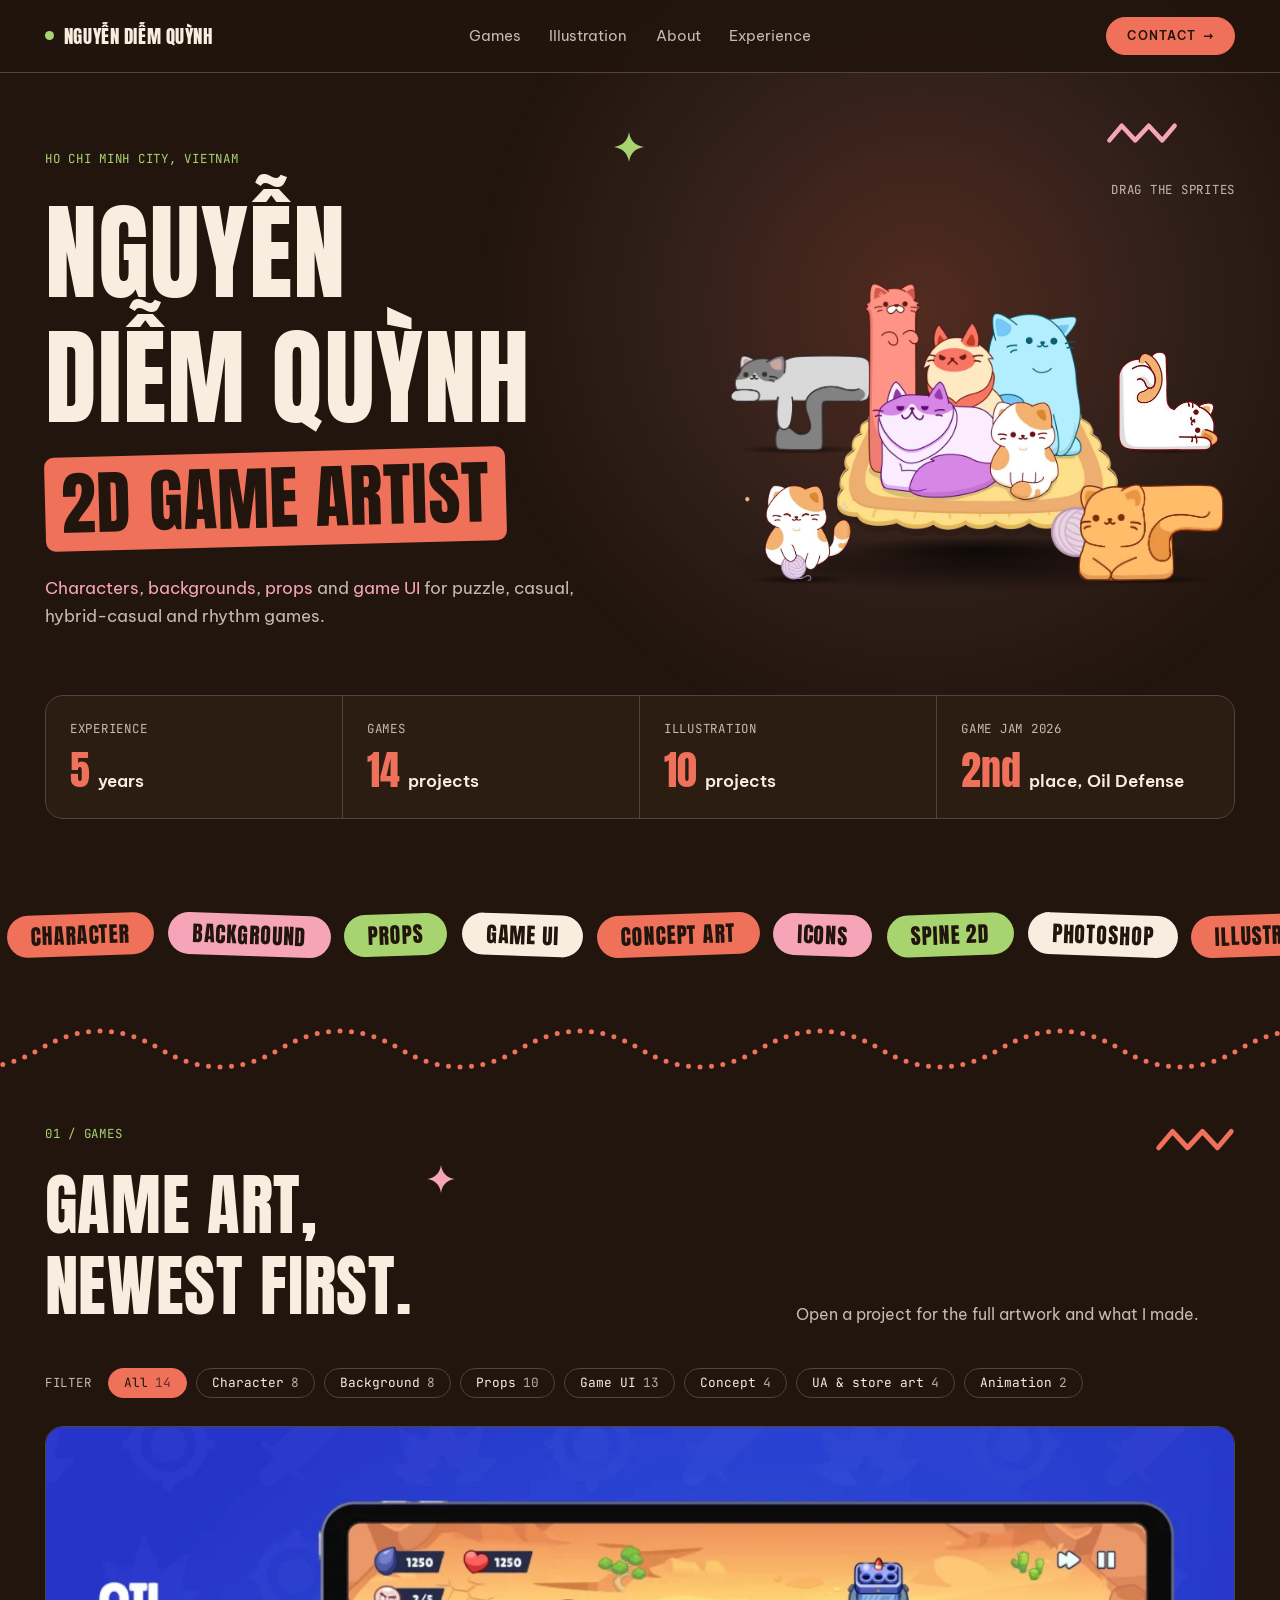
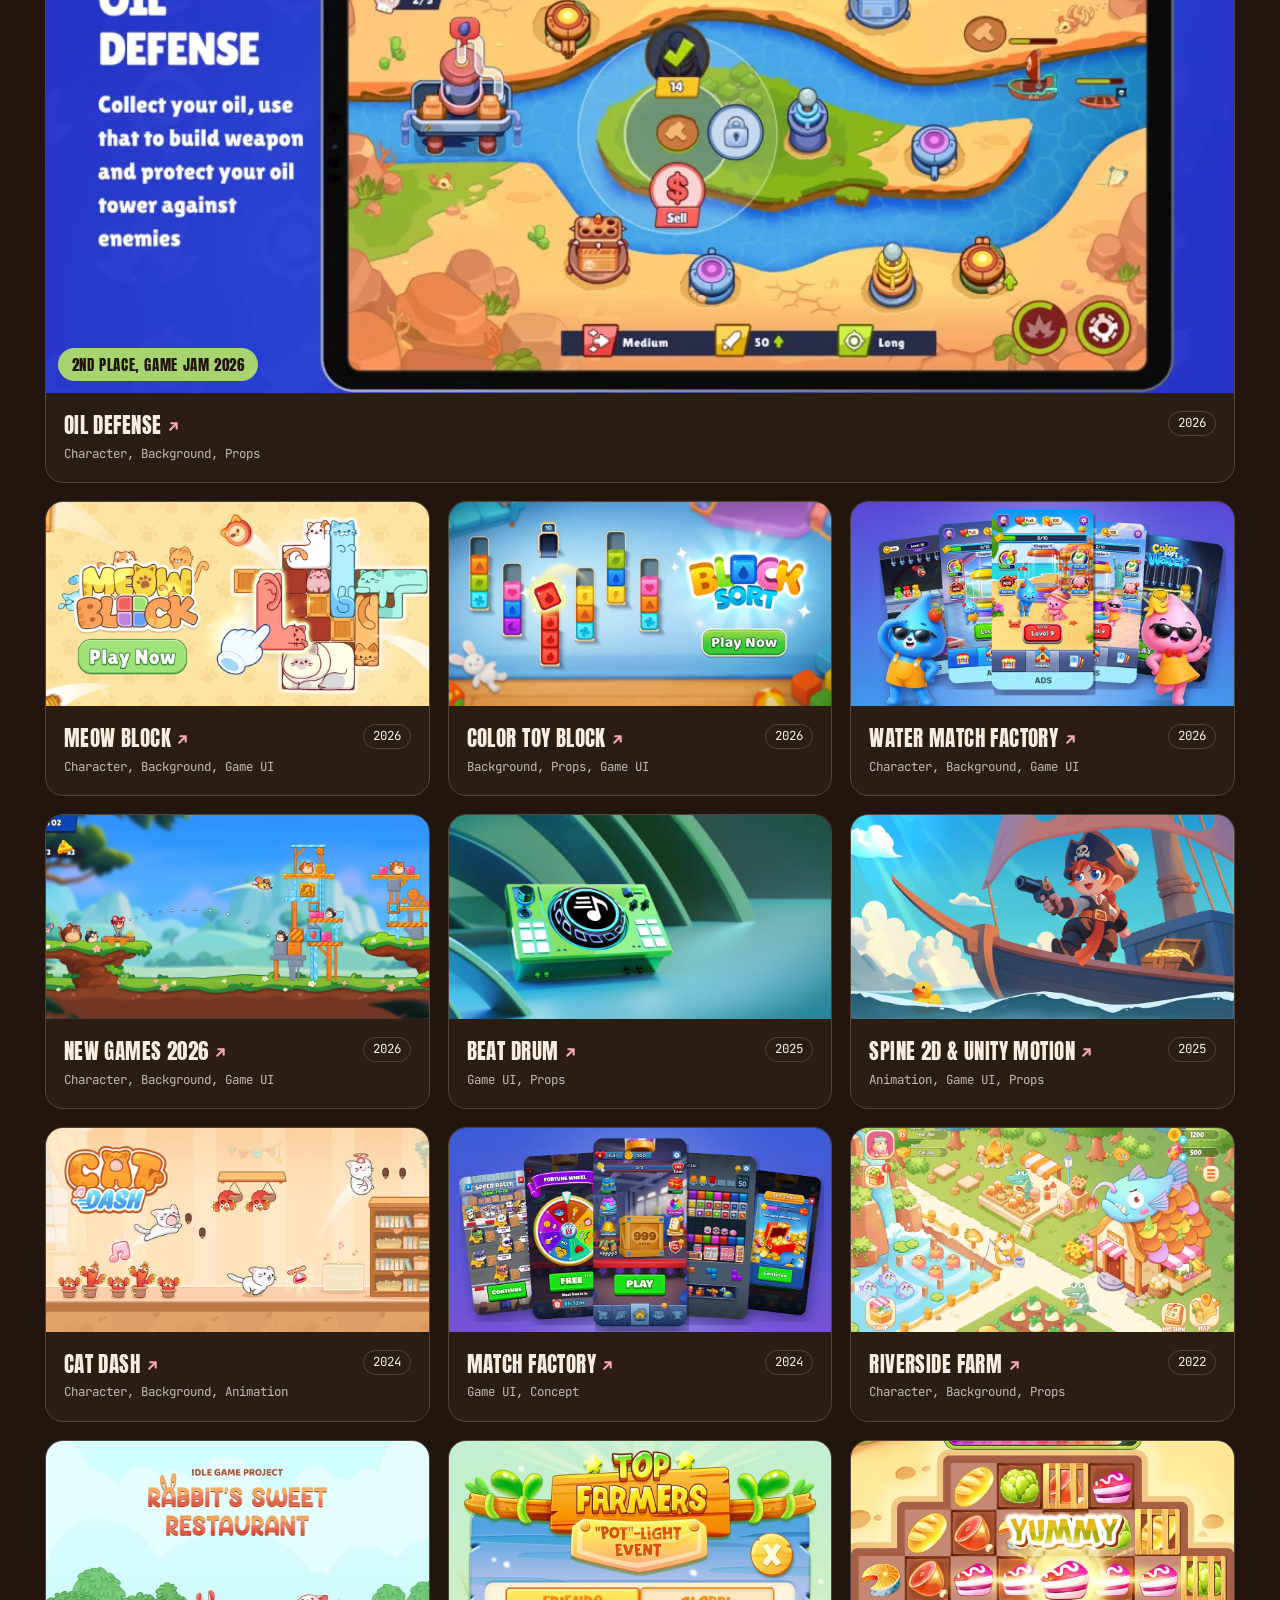
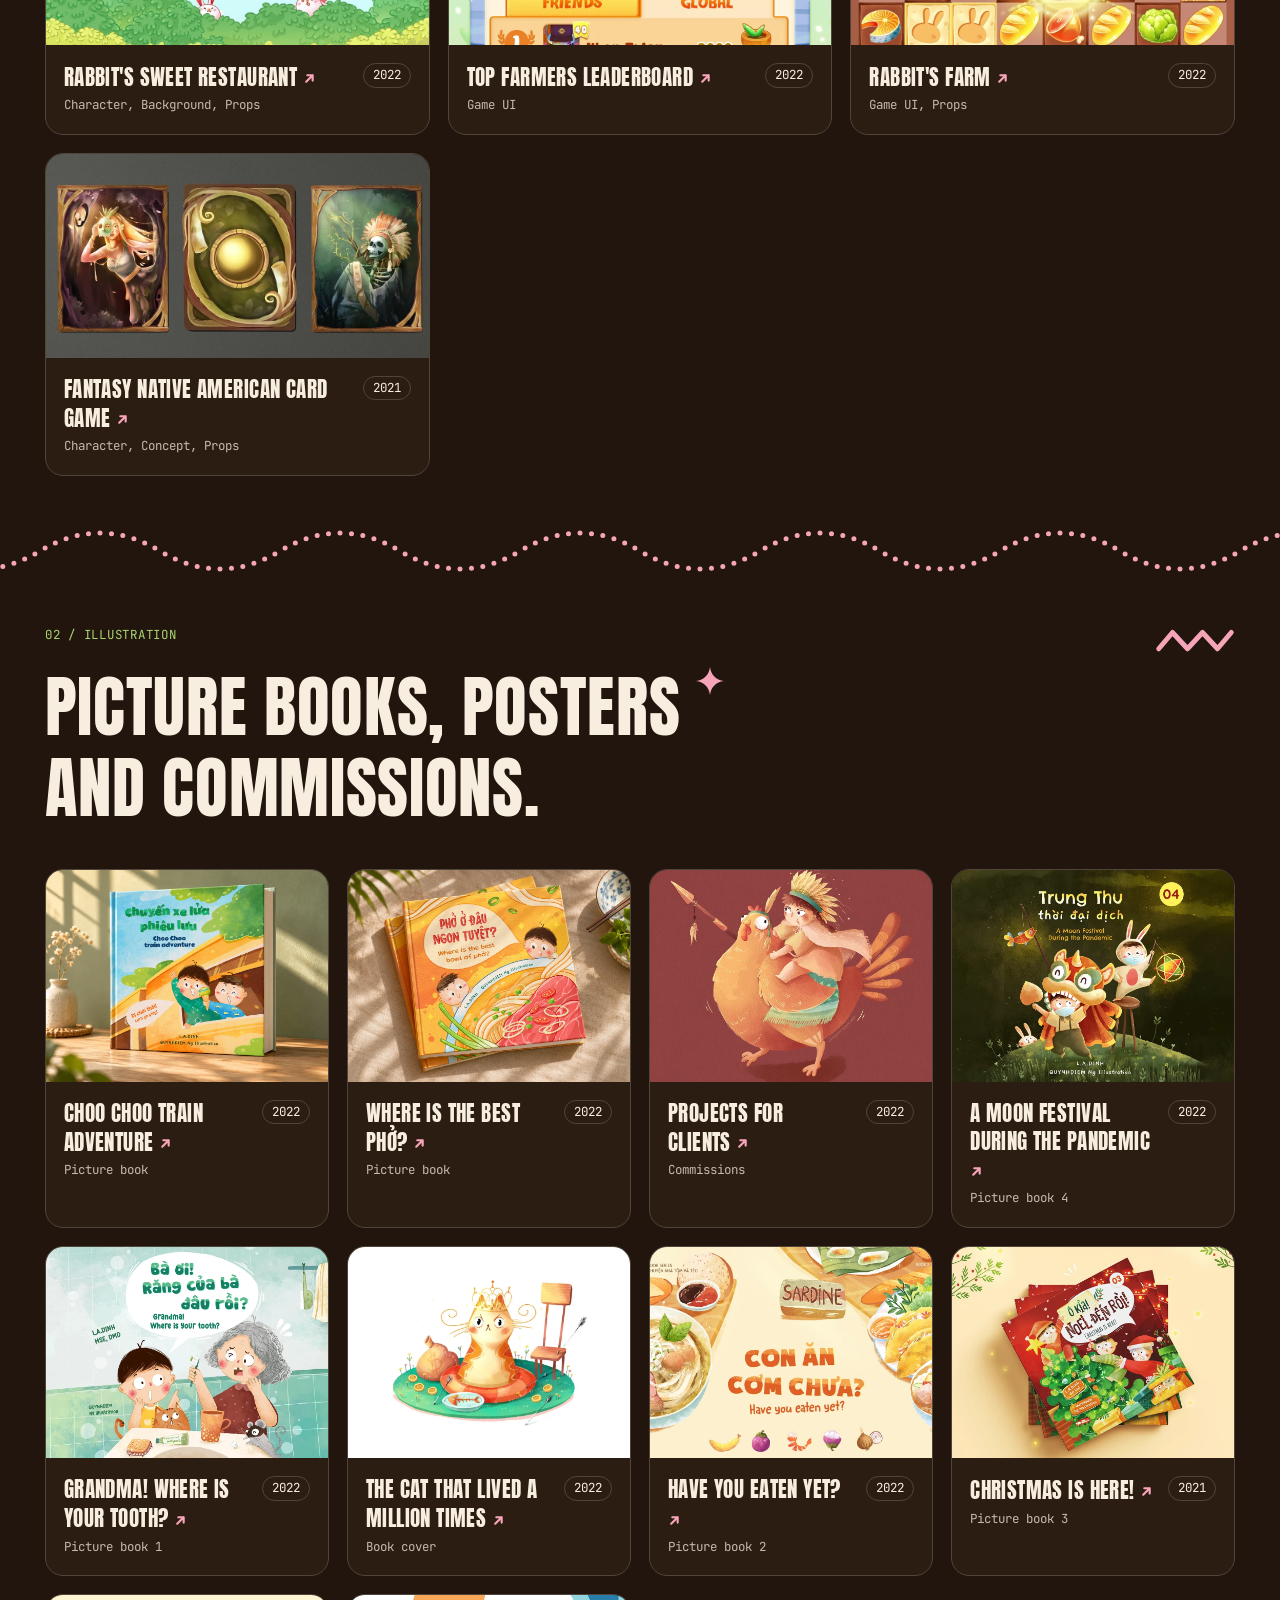
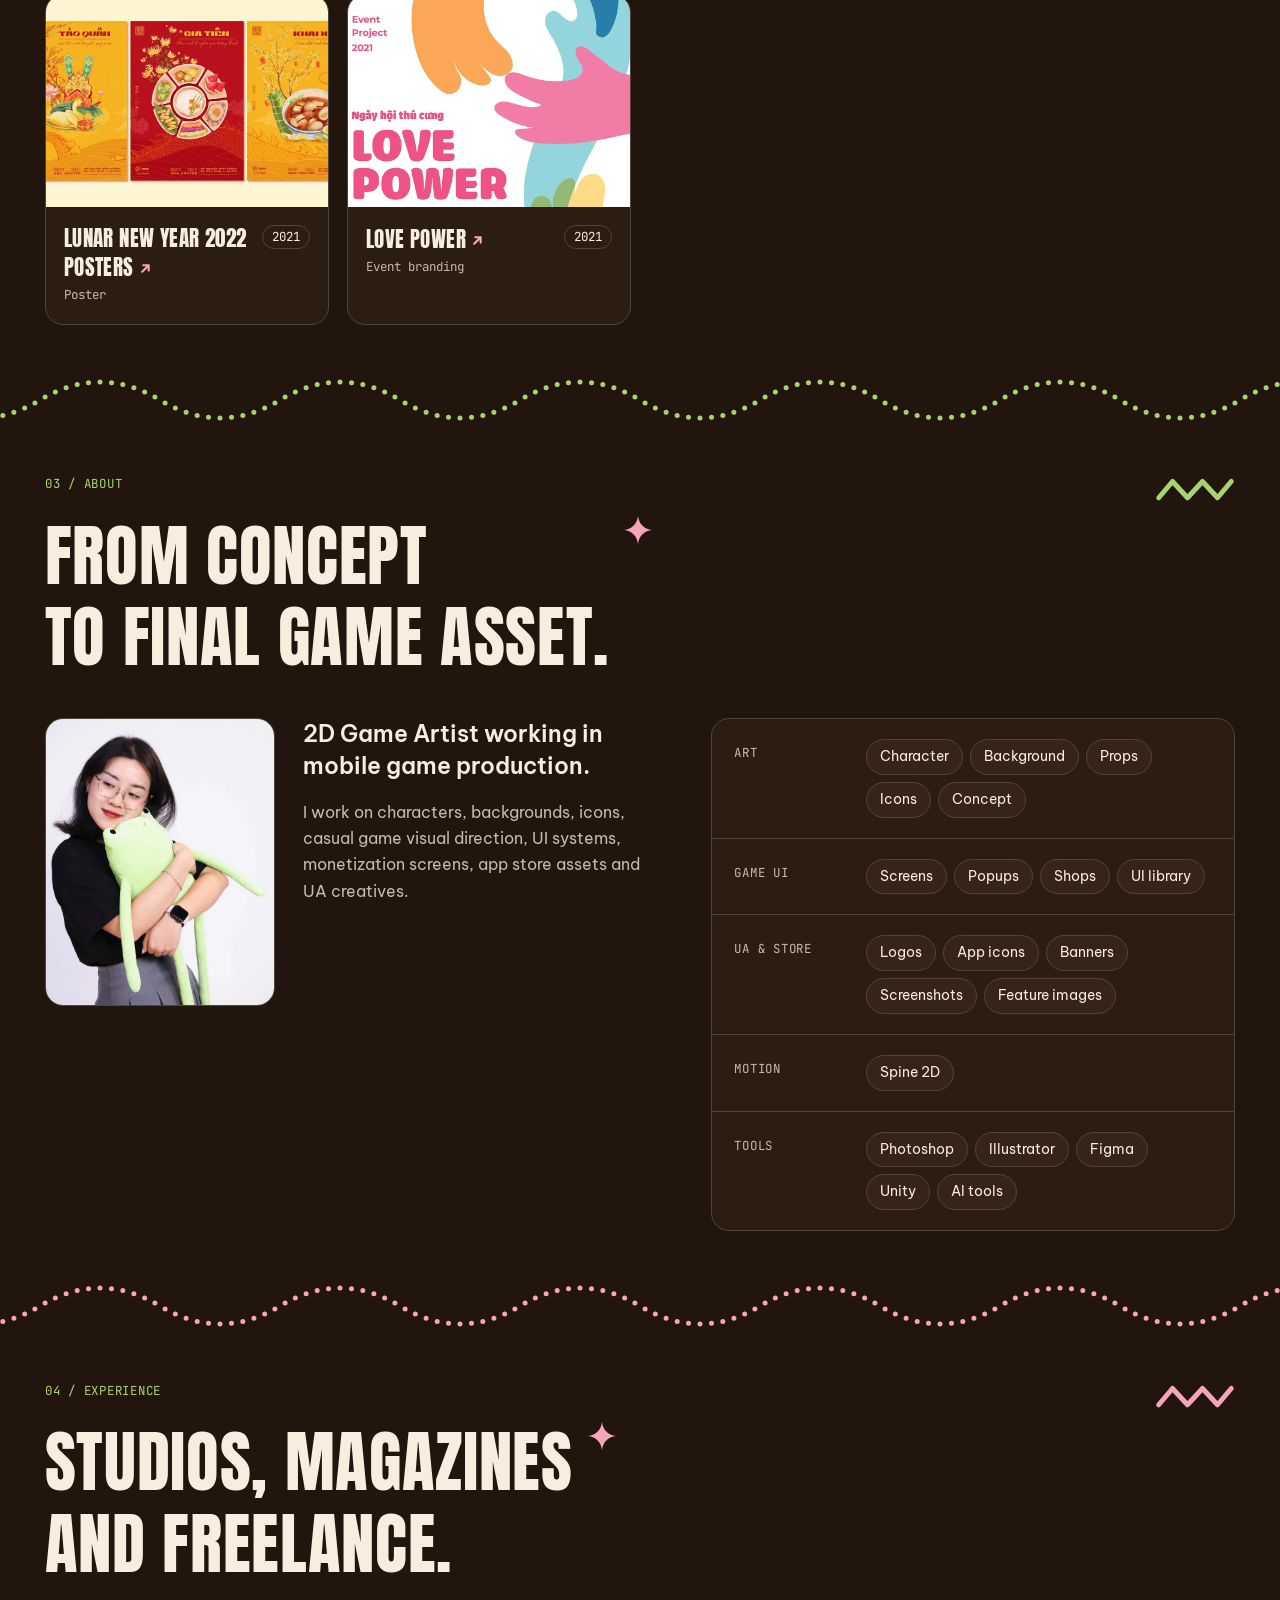
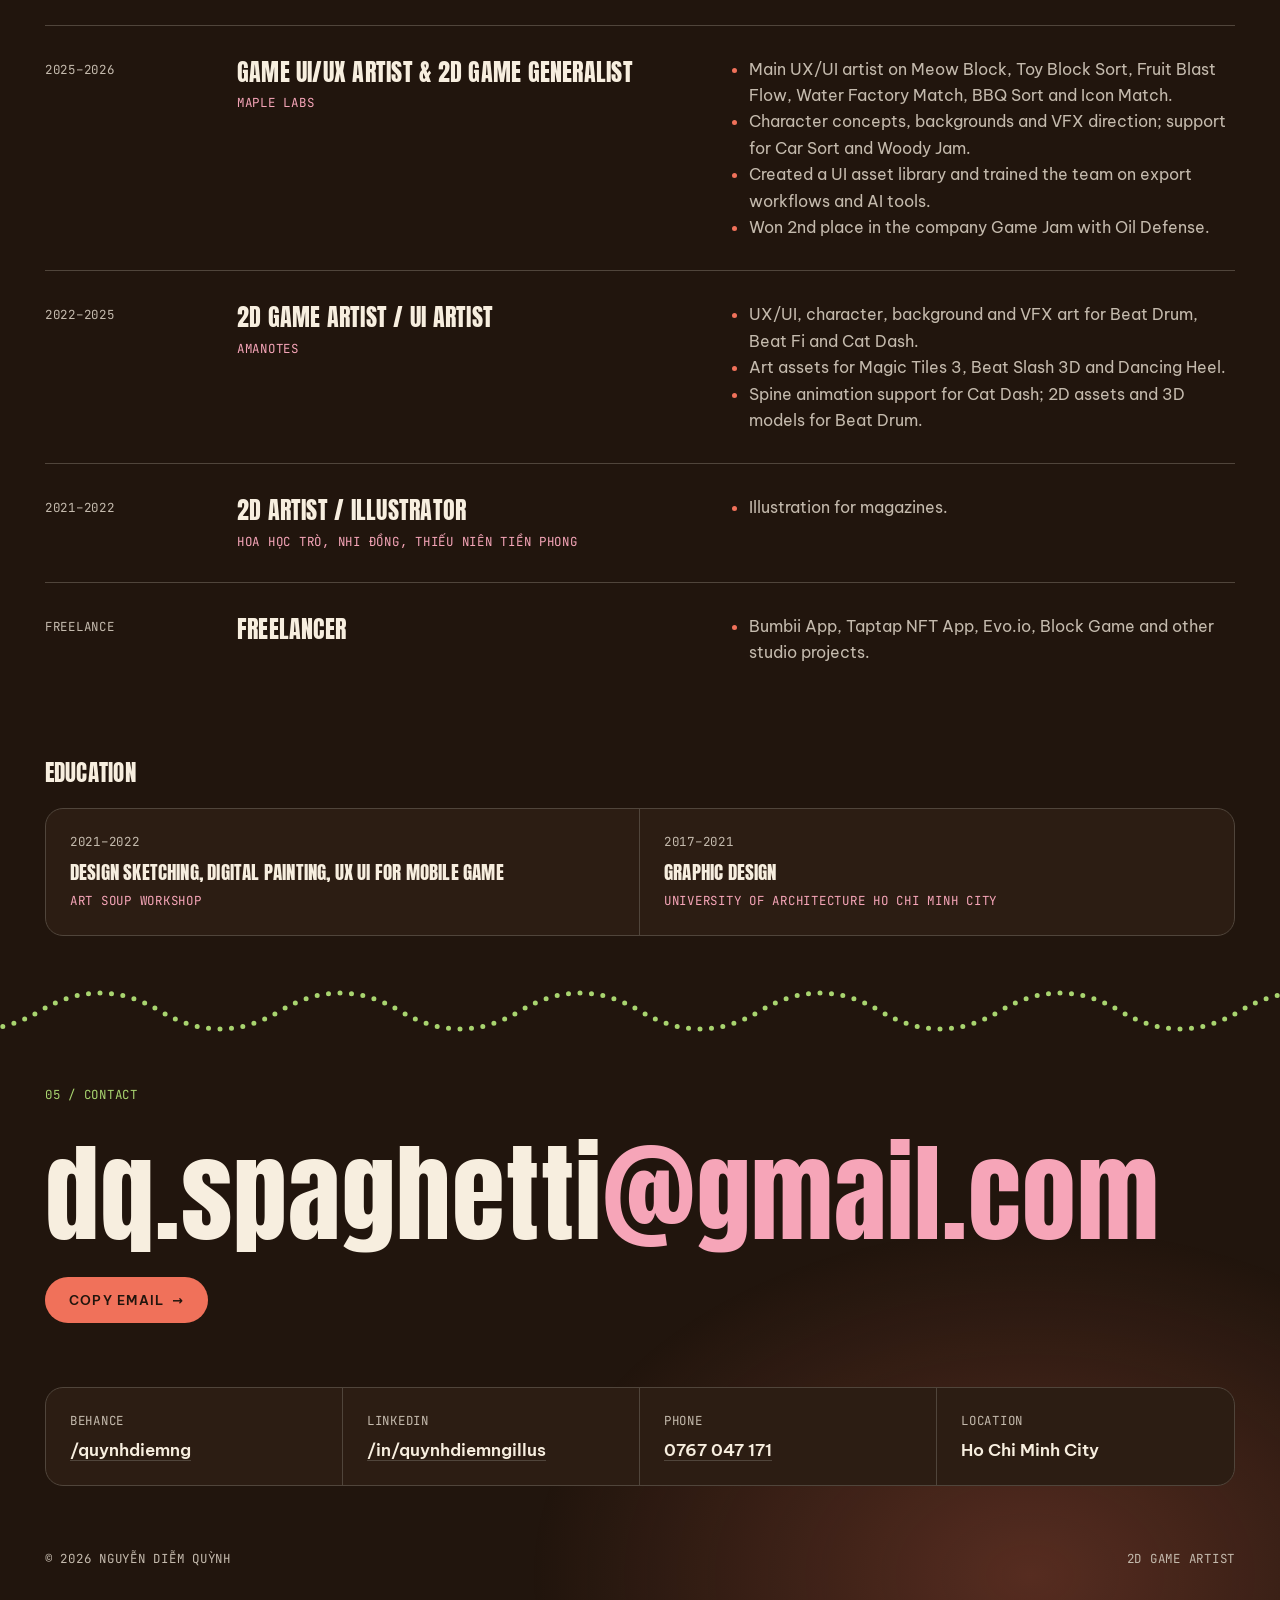
<file: index.html>
<!doctype html>
<html lang="en">
<head>
<meta charset="utf-8">
<meta name="viewport" content="width=device-width, initial-scale=1">
<title>Nguyễn Diễm Quỳnh | 2D Game Artist</title>
<meta name="description" content="Portfolio of Nguyễn Diễm Quỳnh, 2D Game Artist in Ho Chi Minh City: characters, backgrounds, props, game UI and illustration.">
<meta name="theme-color" content="#21150D">
<link rel="icon" href="assets/sprites/cat-yarn.webp">
<link rel="preconnect" href="https://fonts.googleapis.com">
<link rel="preconnect" href="https://fonts.gstatic.com" crossorigin>
<link rel="stylesheet" href="https://fonts.googleapis.com/css2?family=Anton&family=Be+Vietnam+Pro:wght@400;600&family=JetBrains+Mono:wght@400&display=swap">
<link rel="stylesheet" href="style.css?v=25">
</head>
<body>
<div class="glow" aria-hidden="true"></div>
<a class="skip" href="#games">Skip to work</a>
<header class="bar">
  <div class="wrap">
    <a class="brand" href="#top">Nguyễn Diễm Quỳnh</a>
    <nav aria-label="Main">
      <a href="#games">Games</a><a href="#illustration">Illustration</a><a href="#about">About</a><a href="#experience">Experience</a>
    </nav>
    <a class="cta" href="#contact">Contact</a>
  </div>
</header>

<main id="top">
  <section class="hero" aria-label="Introduction">
    <div class="wrap">
      <div class="hero-in">
        <div class="hero-text">
          <p class="mono kicker">Ho Chi Minh City, Vietnam</p>
          <h1><span>Nguyễn</span><span>Diễm Quỳnh</span><span class="role">2D Game Artist</span></h1>
          <p class="lead"><b>Characters</b>, <b>backgrounds</b>, <b>props</b> and <b>game UI</b> for puzzle, casual, hybrid-casual and rhythm games.</p>
        </div>
        <div class="stage" id="stage"><p class="hint mono"><span class="m">Drag the sprites</span><span class="t">Tap the sprites</span></p></div>
      </div>
      <dl class="cells">
        <div><dt class="mono">Experience</dt><dd><big data-n>5</big>years</dd></div>
        <div><dt class="mono">Games</dt><dd><big data-n id="nGames">13</big>projects</dd></div>
        <div><dt class="mono">Illustration</dt><dd><big data-n id="nIllus">8</big>projects</dd></div>
        <div><dt class="mono">Game Jam 2026</dt><dd><big>2nd</big>place, Oil Defense</dd></div>
      </dl>
    </div>
  </section>

  <div class="marquee"><div><span>Character</span><span>Background</span><span>Props</span><span>Game UI</span><span>Concept art</span><span>Icons</span><span>Spine 2D</span><span>Photoshop</span><span>Illustrator</span><span>Figma</span><span>UA creatives</span><span>Picture books</span></div></div>

  <section class="block" id="games">
    <div class="wrap">
      <p class="mono kicker">01 / Games</p>
      <div class="head">
        <h2>Game art,<br>newest first.</h2>
        <p>Open a project for the full artwork and what I made.</p>
      </div>
      <div class="filters" id="filters" role="group" aria-label="Filter games by discipline"><span class="mono">Filter</span></div>
      <div class="grid" id="gameList"></div>
    </div>
  </section>

  <section class="block" id="illustration">
    <div class="wrap">
      <p class="mono kicker">02 / Illustration</p>
      <div class="head">
        <h2>Picture books, posters<br>and commissions.</h2>
      </div>
      <div class="grid" id="illusList"></div>
    </div>
  </section>

  <section class="block" id="about">
    <div class="wrap">
      <p class="mono kicker">03 / About</p>
      <div class="head"><h2>From concept<br>to final game asset.</h2></div>
      <div class="about-in">
        <div class="about-text">
          <img src="assets/portrait.webp?v=16" width="640" height="800" alt="Portrait of Nguyễn Diễm Quỳnh" loading="lazy">
          <div>
            <p class="big">2D Game Artist working in mobile game production.</p>
            <p>I work on characters, backgrounds, icons, casual game visual direction, UI systems, monetization screens, app store assets and UA creatives.</p>
          </div>
        </div>
        <dl class="kit">
          <div><dt class="mono">Art</dt><dd><span>Character</span><span>Background</span><span>Props</span><span>Icons</span><span>Concept</span></dd></div>
          <div><dt class="mono">Game UI</dt><dd><span>Screens</span><span>Popups</span><span>Shops</span><span>UI library</span></dd></div>
          <div><dt class="mono">UA &amp; store</dt><dd><span>Logos</span><span>App icons</span><span>Banners</span><span>Screenshots</span><span>Feature images</span></dd></div>
          <div><dt class="mono">Motion</dt><dd><span>Spine 2D</span></dd></div>
          <div><dt class="mono">Tools</dt><dd><span>Photoshop</span><span>Illustrator</span><span>Figma</span><span>Unity</span><span>AI tools</span></dd></div>
        </dl>
      </div>
    </div>
  </section>

  <section class="block" id="experience">
    <div class="wrap">
      <p class="mono kicker">04 / Experience</p>
      <div class="head"><h2>Studios, magazines<br>and freelance.</h2></div>
      <article class="job"><p class="mono">2025–2026</p><div><h3>Game UI/UX Artist &amp; 2D Game Generalist</h3><p class="mono where">Maple Labs</p></div>
        <ul><li>Main UX/UI artist on Meow Block, Toy Block Sort, Fruit Blast Flow, Water Factory Match, BBQ Sort and Icon Match.</li><li>Character concepts, backgrounds and VFX direction; support for Car Sort and Woody Jam.</li><li>Created a UI asset library and trained the team on export workflows and AI tools.</li><li>Won 2nd place in the company Game Jam with Oil Defense.</li></ul></article>
      <article class="job"><p class="mono">2022–2025</p><div><h3>2D Game Artist / UI Artist</h3><p class="mono where">Amanotes</p></div>
        <ul><li>UX/UI, character, background and VFX art for Beat Drum, Beat Fi and Cat Dash.</li><li>Art assets for Magic Tiles 3, Beat Slash 3D and Dancing Heel.</li><li>Spine animation support for Cat Dash; 2D assets and 3D models for Beat Drum.</li></ul></article>
      <article class="job"><p class="mono">2021–2022</p><div><h3>2D Artist / Illustrator</h3><p class="mono where">Hoa Học Trò, Nhi Đồng, Thiếu Niên Tiền Phong</p></div>
        <ul><li>Illustration for magazines.</li></ul></article>
      <article class="job"><p class="mono">Freelance</p><div><h3>Freelancer</h3></div>
        <ul><li>Bumbii App, Taptap NFT App, Evo.io, Block Game and other studio projects.</li></ul></article>
      <h3 class="sub">Education</h3>
      <div class="cells edu">
        <div><p class="mono">2021–2022</p><h4>Design Sketching, Digital Painting, UX UI for Mobile Game</h4><p class="mono where">Art Soup Workshop</p></div>
        <div><p class="mono">2017–2021</p><h4>Graphic Design</h4><p class="mono where">University of Architecture Ho Chi Minh City</p></div>
      </div>
    </div>
  </section>

  <section class="contact" id="contact" aria-label="Contact">
    <div class="wrap">
      <p class="mono kicker">05 / Contact</p>
      <div class="mail-row"><a class="mail" href="mailto:dq.spaghetti@gmail.com">dq.spaghetti<span>@gmail.com</span></a><button type="button" id="copyMail">Copy email</button></div>
      <dl class="cells four">
        <div><dt class="mono">Behance</dt><dd><a href="https://www.behance.net/quynhdiemng" target="_blank" rel="noopener">/quynhdiemng</a></dd></div>
        <div><dt class="mono">LinkedIn</dt><dd><a href="https://www.linkedin.com/in/quynhdiemngillus" target="_blank" rel="noopener">/in/quynhdiemngillus</a></dd></div>
        <div><dt class="mono">Phone</dt><dd><a href="tel:+84767047171">0767 047 171</a></dd></div>
        <div><dt class="mono">Location</dt><dd>Ho Chi Minh City</dd></div>
      </dl>
      <footer class="mono"><span>© 2026 Nguyễn Diễm Quỳnh</span><span>2D Game Artist</span></footer>
    </div>
  </section>
</main>

<dialog id="viewer" aria-labelledby="vTitle">
  <div class="v-bar">
    <button type="button" id="vClose">Close</button>
    <strong id="vName" aria-hidden="true"></strong>
    <span><button type="button" id="vPrev">Previous</button><button type="button" id="vNext">Next</button></span>
  </div>
  <div class="v-body" id="vBody"></div>
</dialog>

<dialog id="zoom" aria-label="Image preview">
  <div class="v-bar z-bar">
    <button type="button" id="zClose">Close</button>
    <strong class="mono" id="zCount"></strong>
    <span><button type="button" id="zPrev">Previous</button><button type="button" id="zNext">Next</button></span>
  </div>
  <div class="z-stage" id="zStage"></div>
  <p class="z-hint mono">Click the image to see it full width</p>
</dialog>
<noscript><p class="wrap">Please turn on JavaScript to see the projects, or visit behance.net/quynhdiemng.</p></noscript>
<script src="projects.js?v=27"></script>
<script src="app.js?v=29"></script>
<script src="motion.js?v=17"></script>
</body>
</html>
</file>
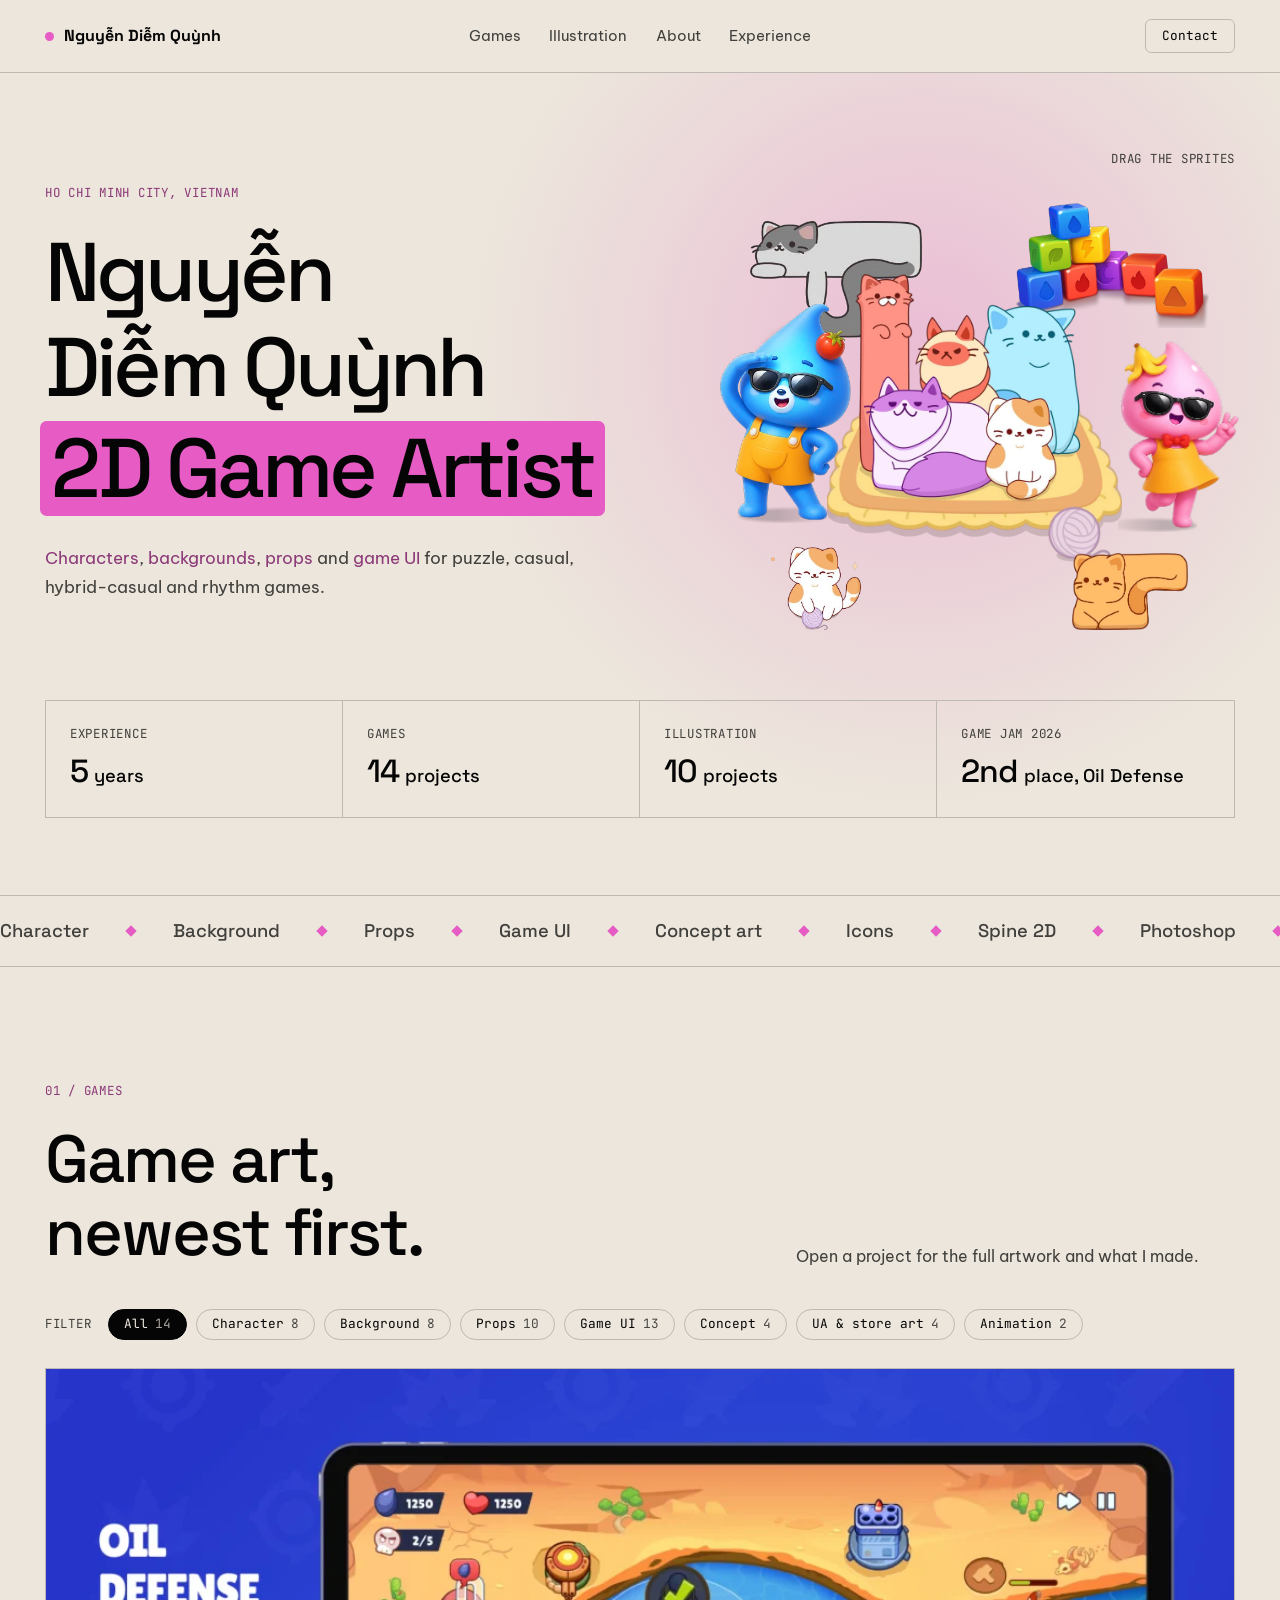
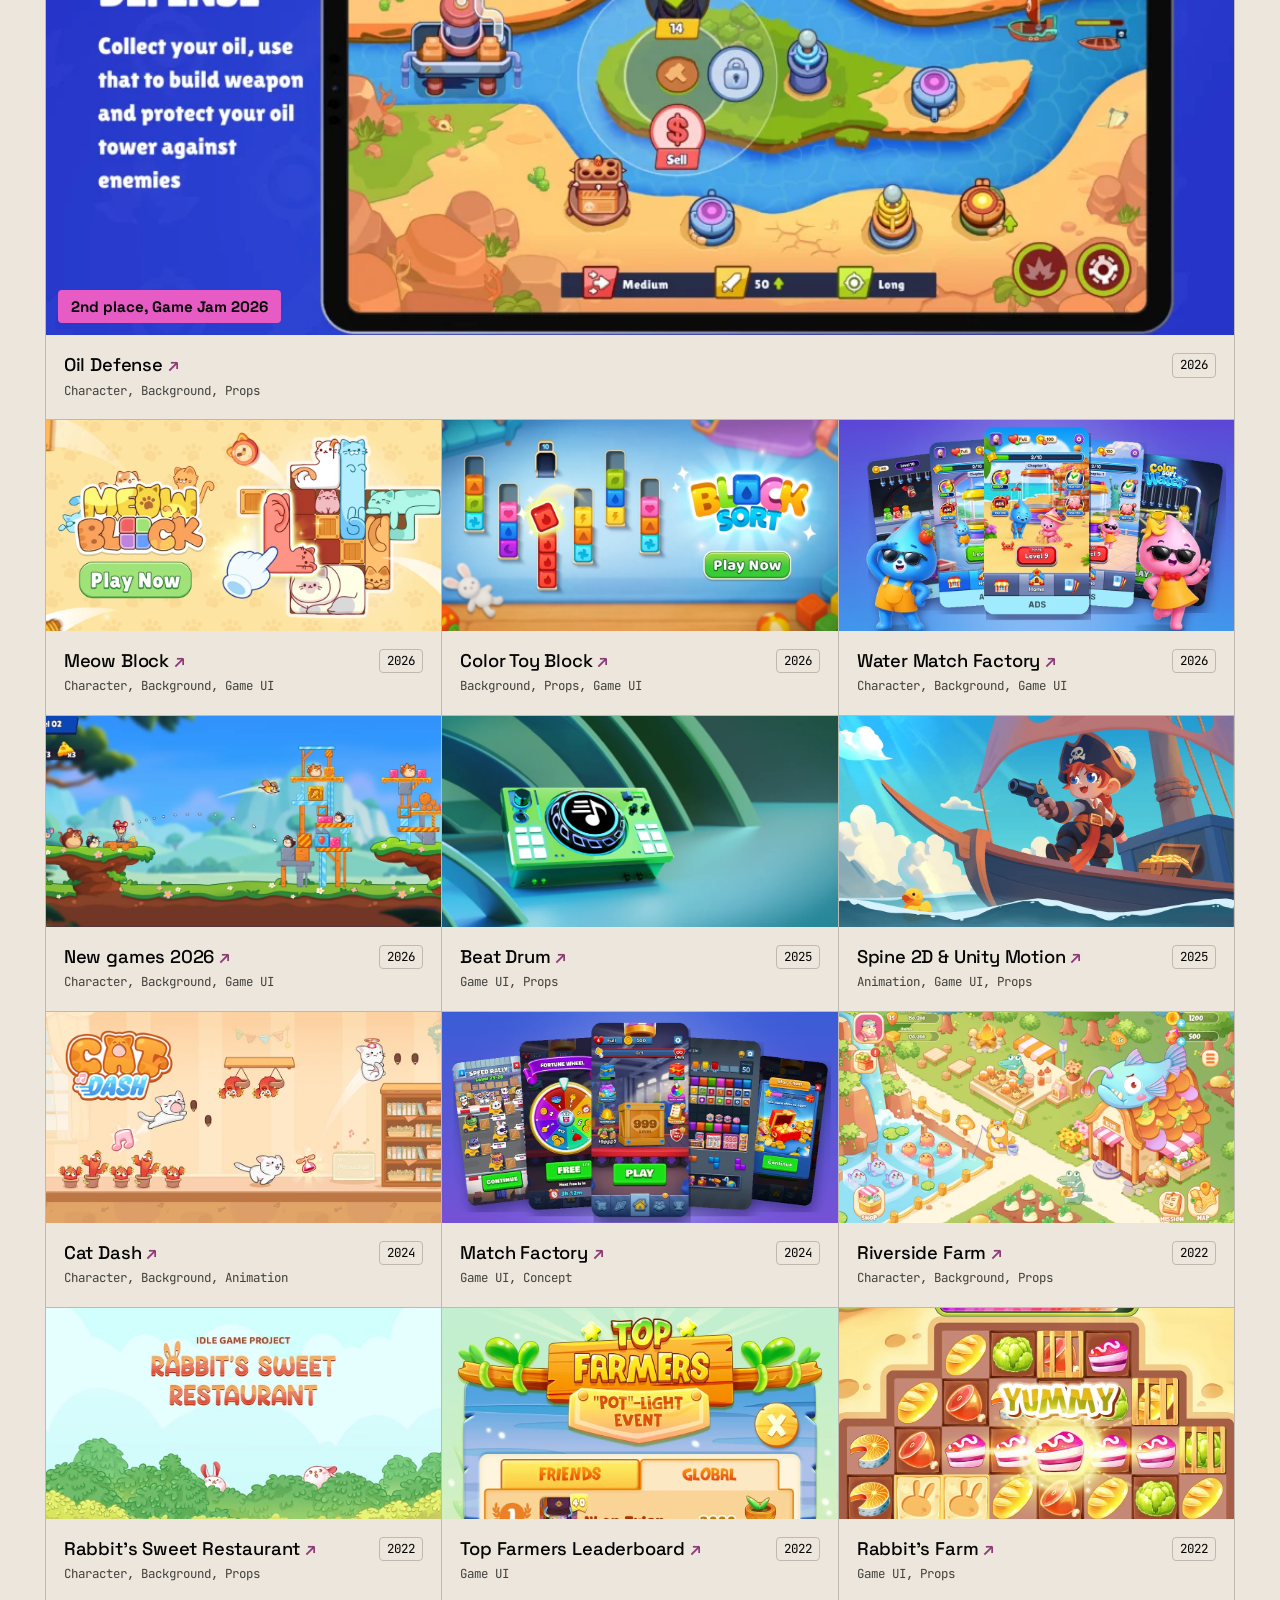
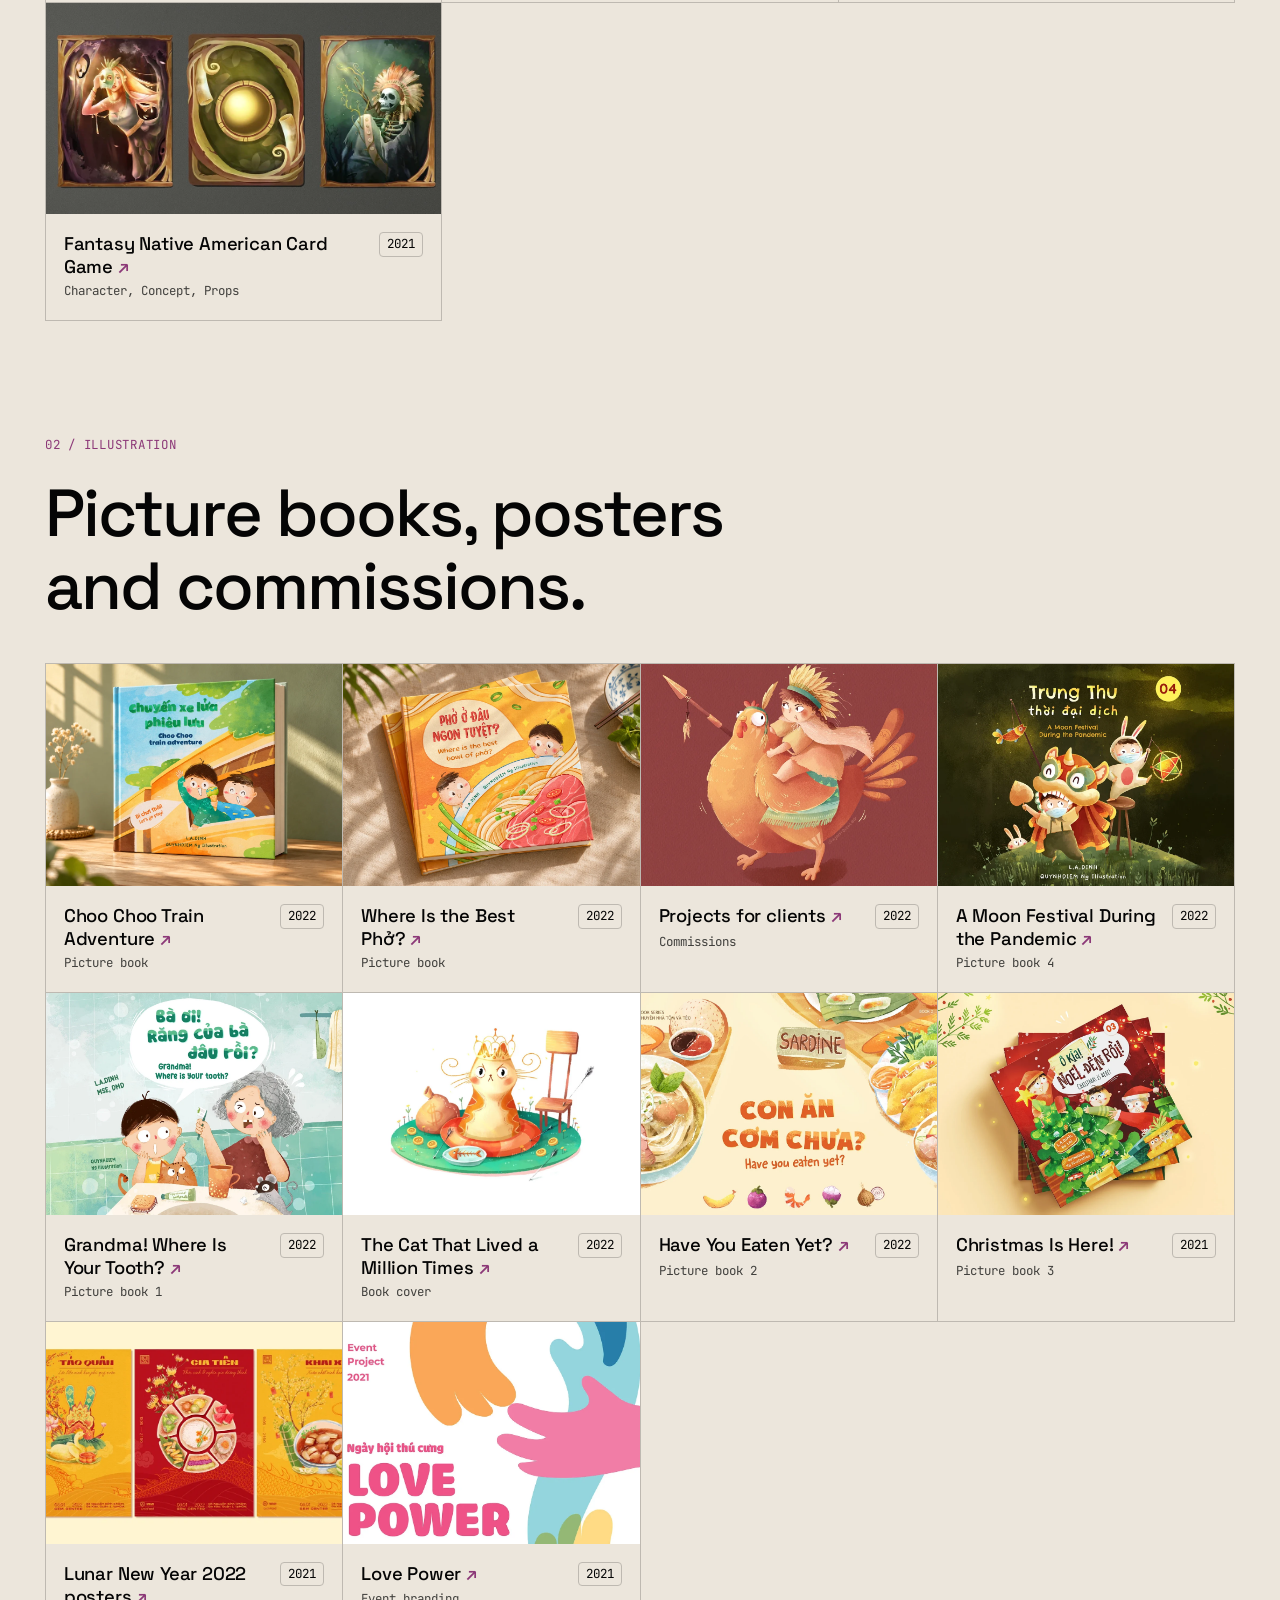
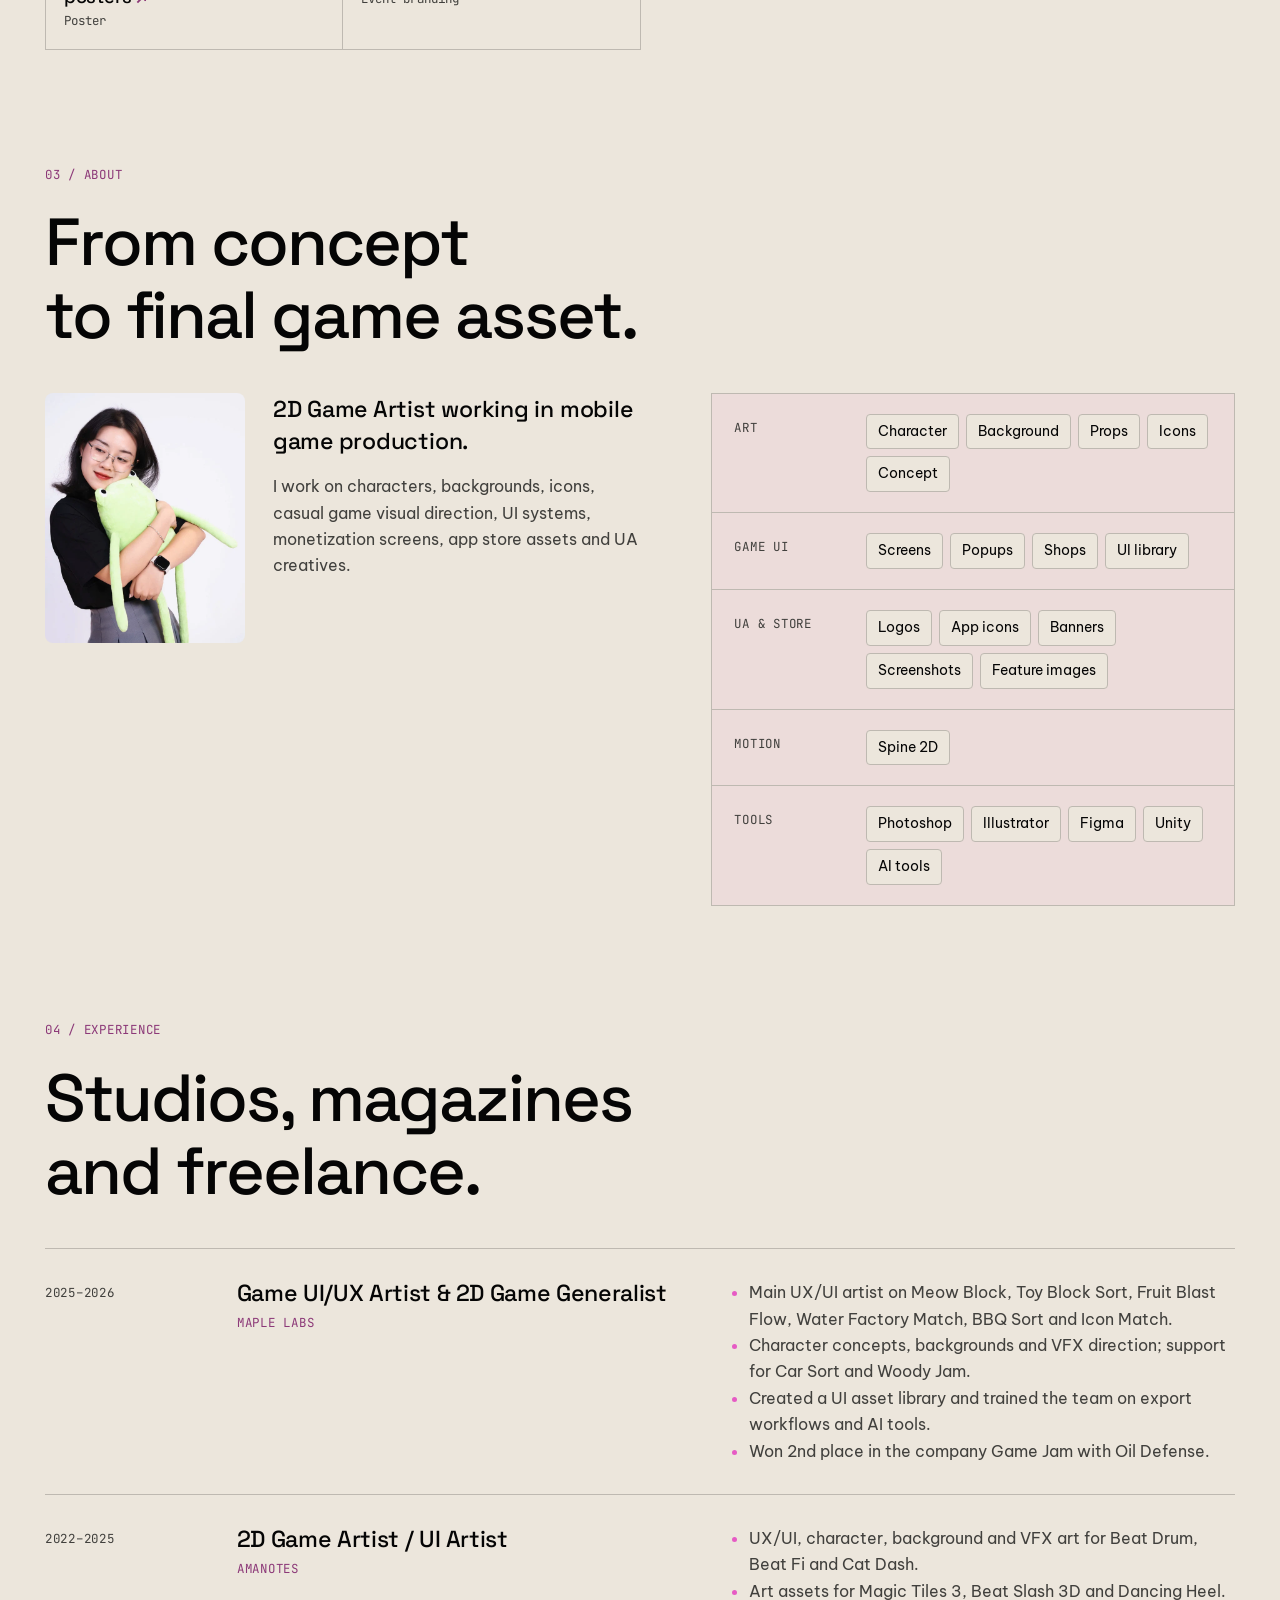
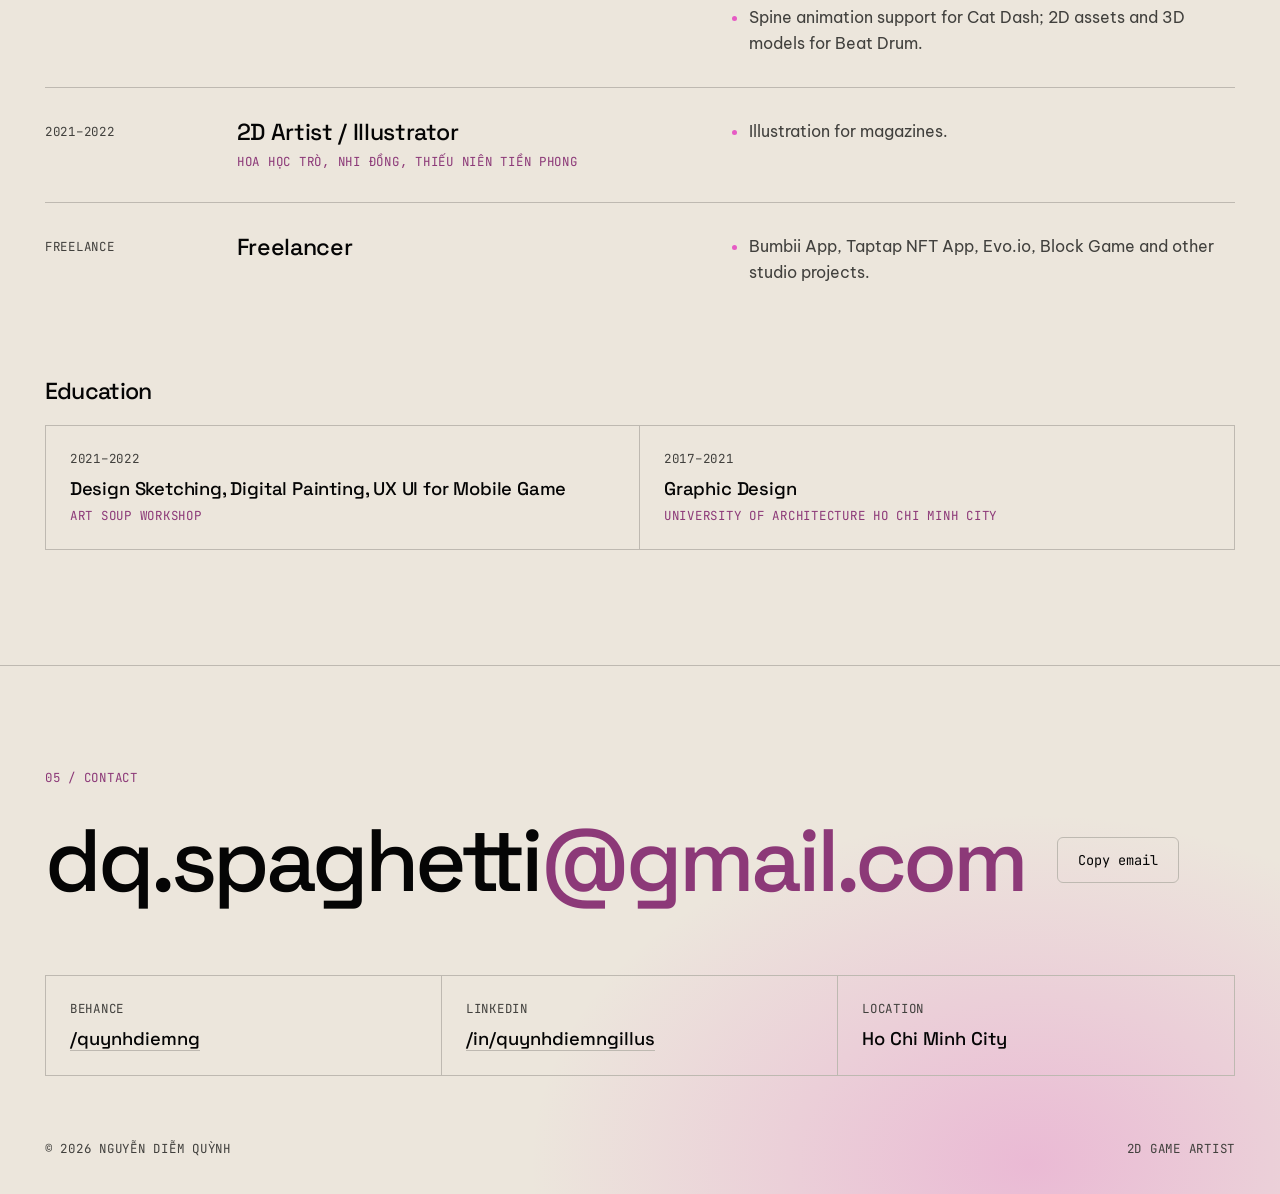
<file: ban-cu/index.html>
<!doctype html>
<html lang="en">
<head>
<meta charset="utf-8">
<meta name="viewport" content="width=device-width, initial-scale=1">
<meta name="robots" content="noindex">
<title>Nguyễn Diễm Quỳnh | 2D Game Artist</title>
<meta name="description" content="Portfolio of Nguyễn Diễm Quỳnh, 2D Game Artist in Ho Chi Minh City: characters, backgrounds, props, game UI and illustration.">
<meta name="theme-color" content="#ECE6DC">
<link rel="icon" href="../assets/sprites/cat-yarn.webp">
<link rel="preconnect" href="https://fonts.googleapis.com">
<link rel="preconnect" href="https://fonts.gstatic.com" crossorigin>
<link rel="stylesheet" href="https://fonts.googleapis.com/css2?family=Be+Vietnam+Pro:wght@400;600&family=JetBrains+Mono:wght@400&family=Space+Grotesk:wght@500;700&display=swap">
<link rel="stylesheet" href="style.css?v=8">
</head>
<body>
<a class="skip" href="#games">Skip to work</a>
<header class="bar">
  <div class="wrap">
    <a class="brand" href="#top">Nguyễn Diễm Quỳnh</a>
    <nav aria-label="Main">
      <a href="#games">Games</a><a href="#illustration">Illustration</a><a href="#about">About</a><a href="#experience">Experience</a>
    </nav>
    <a class="cta" href="#contact">Contact</a>
  </div>
</header>

<main id="top">
  <section class="hero" aria-label="Introduction">
    <div class="wrap">
      <div class="hero-in">
        <div class="hero-text">
          <p class="mono kicker">Ho Chi Minh City, Vietnam</p>
          <h1><span>Nguyễn</span><span>Diễm Quỳnh</span><span class="role">2D Game Artist</span></h1>
          <p class="lead"><b>Characters</b>, <b>backgrounds</b>, <b>props</b> and <b>game UI</b> for puzzle, casual, hybrid-casual and rhythm games.</p>
        </div>
        <div class="stage" id="stage"><p class="hint mono"><span class="m">Drag the sprites</span><span class="t">Tap the sprites</span></p></div>
      </div>
      <dl class="cells">
        <div><dt class="mono">Experience</dt><dd><big data-n>5</big>years</dd></div>
        <div><dt class="mono">Games</dt><dd><big data-n id="nGames">13</big>projects</dd></div>
        <div><dt class="mono">Illustration</dt><dd><big data-n id="nIllus">8</big>projects</dd></div>
        <div><dt class="mono">Game Jam 2026</dt><dd><big>2nd</big>place, Oil Defense</dd></div>
      </dl>
    </div>
  </section>

  <div class="marquee"><div><span>Character</span><span>Background</span><span>Props</span><span>Game UI</span><span>Concept art</span><span>Icons</span><span>Spine 2D</span><span>Photoshop</span><span>Illustrator</span><span>Figma</span><span>UA creatives</span><span>Picture books</span></div></div>

  <section class="block" id="games">
    <div class="wrap">
      <p class="mono kicker">01 / Games</p>
      <div class="head">
        <h2>Game art,<br>newest first.</h2>
        <p>Open a project for the full artwork and what I made.</p>
      </div>
      <div class="filters" id="filters" role="group" aria-label="Filter games by discipline"><span class="mono">Filter</span></div>
      <div class="grid" id="gameList"></div>
    </div>
  </section>

  <section class="block" id="illustration">
    <div class="wrap">
      <p class="mono kicker">02 / Illustration</p>
      <div class="head">
        <h2>Picture books, posters<br>and commissions.</h2>
      </div>
      <div class="grid" id="illusList"></div>
    </div>
  </section>

  <section class="block" id="about">
    <div class="wrap">
      <p class="mono kicker">03 / About</p>
      <div class="head"><h2>From concept<br>to final game asset.</h2></div>
      <div class="about-in">
        <div class="about-text">
          <img src="../assets/portrait.webp" width="560" height="560" alt="Portrait of Nguyễn Diễm Quỳnh" loading="lazy">
          <div>
            <p class="big">2D Game Artist working in mobile game production.</p>
            <p>I work on characters, backgrounds, icons, casual game visual direction, UI systems, monetization screens, app store assets and UA creatives.</p>
          </div>
        </div>
        <dl class="kit">
          <div><dt class="mono">Art</dt><dd><span>Character</span><span>Background</span><span>Props</span><span>Icons</span><span>Concept</span></dd></div>
          <div><dt class="mono">Game UI</dt><dd><span>Screens</span><span>Popups</span><span>Shops</span><span>UI library</span></dd></div>
          <div><dt class="mono">UA &amp; store</dt><dd><span>Logos</span><span>App icons</span><span>Banners</span><span>Screenshots</span><span>Feature images</span></dd></div>
          <div><dt class="mono">Motion</dt><dd><span>Spine 2D</span></dd></div>
          <div><dt class="mono">Tools</dt><dd><span>Photoshop</span><span>Illustrator</span><span>Figma</span><span>Unity</span><span>AI tools</span></dd></div>
        </dl>
      </div>
    </div>
  </section>

  <section class="block" id="experience">
    <div class="wrap">
      <p class="mono kicker">04 / Experience</p>
      <div class="head"><h2>Studios, magazines<br>and freelance.</h2></div>
      <article class="job"><p class="mono">2025–2026</p><div><h3>Game UI/UX Artist &amp; 2D Game Generalist</h3><p class="mono where">Maple Labs</p></div>
        <ul><li>Main UX/UI artist on Meow Block, Toy Block Sort, Fruit Blast Flow, Water Factory Match, BBQ Sort and Icon Match.</li><li>Character concepts, backgrounds and VFX direction; support for Car Sort and Woody Jam.</li><li>Created a UI asset library and trained the team on export workflows and AI tools.</li><li>Won 2nd place in the company Game Jam with Oil Defense.</li></ul></article>
      <article class="job"><p class="mono">2022–2025</p><div><h3>2D Game Artist / UI Artist</h3><p class="mono where">Amanotes</p></div>
        <ul><li>UX/UI, character, background and VFX art for Beat Drum, Beat Fi and Cat Dash.</li><li>Art assets for Magic Tiles 3, Beat Slash 3D and Dancing Heel.</li><li>Spine animation support for Cat Dash; 2D assets and 3D models for Beat Drum.</li></ul></article>
      <article class="job"><p class="mono">2021–2022</p><div><h3>2D Artist / Illustrator</h3><p class="mono where">Hoa Học Trò, Nhi Đồng, Thiếu Niên Tiền Phong</p></div>
        <ul><li>Illustration for magazines.</li></ul></article>
      <article class="job"><p class="mono">Freelance</p><div><h3>Freelancer</h3></div>
        <ul><li>Bumbii App, Taptap NFT App, Evo.io, Block Game and other studio projects.</li></ul></article>
      <h3 class="sub">Education</h3>
      <div class="cells edu">
        <div><p class="mono">2021–2022</p><h4>Design Sketching, Digital Painting, UX UI for Mobile Game</h4><p class="mono where">Art Soup Workshop</p></div>
        <div><p class="mono">2017–2021</p><h4>Graphic Design</h4><p class="mono where">University of Architecture Ho Chi Minh City</p></div>
      </div>
    </div>
  </section>

  <section class="contact" id="contact" aria-label="Contact">
    <div class="wrap">
      <p class="mono kicker">05 / Contact</p>
      <div class="mail-row"><a class="mail" href="mailto:dq.spaghetti@gmail.com">dq.spaghetti<span>@gmail.com</span></a><button type="button" id="copyMail">Copy email</button></div>
      <dl class="cells three">
        <div><dt class="mono">Behance</dt><dd><a href="https://www.behance.net/quynhdiemng" target="_blank" rel="noopener">/quynhdiemng</a></dd></div>
        <div><dt class="mono">LinkedIn</dt><dd><a href="https://www.linkedin.com/in/quynhdiemngillus" target="_blank" rel="noopener">/in/quynhdiemngillus</a></dd></div>
        <div><dt class="mono">Location</dt><dd>Ho Chi Minh City</dd></div>
      </dl>
      <footer class="mono"><span>© 2026 Nguyễn Diễm Quỳnh</span><span>2D Game Artist</span></footer>
    </div>
  </section>
</main>

<dialog id="viewer" aria-labelledby="vTitle">
  <div class="v-bar">
    <button type="button" id="vClose">Close</button>
    <span><button type="button" id="vPrev">Previous</button><button type="button" id="vNext">Next</button></span>
  </div>
  <div class="v-body" id="vBody"></div>
</dialog>
<noscript><p class="wrap">Please turn on JavaScript to see the projects, or visit behance.net/quynhdiemng.</p></noscript>
<script src="../projects.js?v=8"></script>
<script src="app.js?v=8"></script>
<script src="motion.js?v=8"></script>
</body>
</html>
</file>
<file: style.css>
:root{
  --bg:#21150D; --ink:#F7EEDF; --coral:#F0715A; --pink:#F6A5B8; --leaf:#A8D46F; /* palette: brown-black, cream, coral, pink, leaf */
  --accent:var(--coral);
  --accent-ink:var(--pink); /* light enough for small text on the dark page */
  --deep:#2C1D13;
  --panel:#372418;
  --line:color-mix(in srgb,var(--bg) 78%,var(--ink));
  --soft:color-mix(in srgb,var(--ink) 76%,var(--bg));
  --paper:#E3E9D1; /* light backing for transparent artwork */
  --star:url("data:image/svg+xml,%3Csvg xmlns='http://www.w3.org/2000/svg' viewBox='0 0 24 24'%3E%3Cpath d='M12 0C13 7 17 11 24 12C17 13 13 17 12 24C11 17 7 13 0 12C7 11 11 7 12 0Z'/%3E%3C/svg%3E");
  --zig:url("data:image/svg+xml,%3Csvg xmlns='http://www.w3.org/2000/svg' viewBox='0 0 64 22'%3E%3Cpath d='M3 18 14 5 26 18 38 5 50 18 61 5' fill='none' stroke='%23000' stroke-width='4' stroke-linecap='round' stroke-linejoin='round'/%3E%3C/svg%3E");
  --wave:url("data:image/svg+xml,%3Csvg xmlns='http://www.w3.org/2000/svg' width='240' height='48' viewBox='0 0 240 48'%3E%3Cpath d='M0 24C40 0 80 0 120 24S200 48 240 24' pathLength='264' fill='none' stroke='%23000' stroke-width='5' stroke-linecap='round' stroke-dasharray='0 12' stroke-dashoffset='-6'/%3E%3C/svg%3E");
  --display:"Anton",Impact,"Arial Narrow",sans-serif;
  --body:"Be Vietnam Pro",system-ui,sans-serif;
  --mono:"JetBrains Mono",ui-monospace,monospace;
  --gutter:clamp(18px,3.5vw,48px);
  --ease:cubic-bezier(.22,1,.36,1);
}
*{box-sizing:border-box}
html{scroll-behavior:smooth;scroll-padding-top:72px;color-scheme:dark;background:var(--bg);font-synthesis:none}
body{margin:0;color:var(--ink);font:400 1rem/1.65 var(--body)} /* no body background: it would hide the .glow layer */
img,video{display:block;max-width:100%}
h1,h2,h3,h4,p,ul,dl,dd,figure{margin:0}
h1,h2,h3,h4{font-family:var(--display);font-weight:400;text-transform:uppercase;line-height:1.22;letter-spacing:.01em;text-wrap:balance}
a{color:inherit}
button{font:inherit;color:inherit;cursor:pointer}
::selection{background:var(--accent);color:var(--bg)}
:focus-visible{outline:2px solid var(--accent);outline-offset:3px}
.wrap{max-width:1400px;margin-inline:auto;padding-inline:var(--gutter)}
.skip{position:absolute;left:-999px}
.skip:focus{left:8px;top:8px;z-index:9;background:var(--ink);color:var(--bg);padding:8px}
.mono,.facts dt{font:400 .78rem/1.5 var(--mono);letter-spacing:.06em;text-transform:uppercase}
.kicker{color:var(--leaf);margin-bottom:22px}

/* top bar */
.bar{position:sticky;top:0;z-index:5;background:color-mix(in srgb,var(--bg) 88%,transparent);backdrop-filter:blur(12px);border-bottom:1px solid var(--line)}
.bar .wrap{display:grid;grid-template-columns:1fr auto 1fr;align-items:center;gap:24px;min-height:72px}
.bar a{text-decoration:none}
.brand{font:400 1.2rem/1.3 var(--display);text-transform:uppercase;letter-spacing:.03em;display:flex;align-items:center;gap:10px;white-space:nowrap}
.brand::before{content:"";width:9px;height:9px;border-radius:50%;background:var(--leaf)}
.bar nav{display:flex;gap:clamp(14px,2.2vw,30px);font-size:.92rem}
.bar nav a{position:relative;padding-block:8px;color:var(--soft)}
.bar nav a::after{content:"";position:absolute;inset:auto 0 2px;height:2px;background:var(--accent);transform:scaleX(0);transform-origin:left;transition:transform .35s var(--ease)}
.bar nav a:hover,.bar nav a[aria-current]{color:var(--ink)}
.bar nav a:hover::after,.bar nav a[aria-current]::after{transform:none}
.cta{justify-self:end;border:1px solid var(--accent);background:var(--accent);color:var(--bg);border-radius:999px;padding:12px 20px;font:600 .75rem/1 var(--body);letter-spacing:.1em;text-transform:uppercase;transition:background-color .2s,border-color .2s}
.cta::after,#copyMail::after{content:"→";margin-left:.6em}
.cta:hover,.cta[aria-current]{background:var(--pink);border-color:var(--pink)}

/* hero */
.hero{position:relative;overflow:hidden;padding-block:clamp(48px,6vw,88px) clamp(56px,6vw,88px)}
/* soft light behind the whole page that follows the pointer; cards and other content stay above it */
.glow{position:fixed;z-index:-1;left:-450px;top:-450px;width:900px;height:900px;translate:72vw 34vh;background:radial-gradient(closest-side,color-mix(in srgb,var(--coral) 24%,transparent),color-mix(in srgb,var(--pink) 8%,transparent) 55%,transparent);pointer-events:none}
.hero .wrap{position:relative}
.hero-in{display:grid;grid-template-columns:minmax(0,1.25fr) minmax(0,1fr);gap:40px;align-items:center}
.hero h1{font-size:clamp(3.4rem,8.2vw,7.6rem);line-height:1.2}
.hero h1 span{display:block;white-space:nowrap}
.hero h1 .role{background:var(--accent);color:var(--bg);width:fit-content;font-size:.66em;line-height:1.35;padding:0 .24em;margin:.14em 0 0;border-radius:.14em;rotate:-1.5deg}
.lead{max-width:54ch;margin-top:28px;color:var(--soft);font-size:1.08rem}
.lead b,.about-text b{color:var(--accent-ink);font-weight:400}
.stage{position:relative;aspect-ratio:1/.82;width:100%}
.stage::before{content:"";position:absolute;left:2%;right:2%;bottom:2%;height:13%;border-radius:50%;background:radial-gradient(closest-side,color-mix(in srgb,#000 55%,transparent),transparent);pointer-events:none}
.hint{position:absolute;right:0;top:0;color:var(--soft);pointer-events:none}
.spr{position:absolute;left:var(--x);bottom:var(--b);width:var(--w);margin:0;padding:5px;border:1px dashed transparent;background:none;touch-action:none;cursor:grab;user-select:none}
.spr img{width:100%;pointer-events:none}
.spr::after{content:"";position:absolute;left:8%;right:8%;bottom:2px;height:9%;border-radius:50%;background:radial-gradient(closest-side,color-mix(in srgb,#000 60%,transparent),transparent);z-index:-1;pointer-events:none}
.spr{isolation:isolate}
.spr:hover,.spr:focus-visible,.spr.on{border-color:var(--accent);outline:0;z-index:3}
.spr.on{cursor:grabbing}
.spr span{position:absolute;left:-1px;bottom:100%;background:var(--accent);color:var(--bg);font:400 .75rem/1 var(--mono);padding:5px 8px;white-space:nowrap;opacity:0}
.spr:hover span,.spr:focus-visible span,.spr.on span{opacity:1}

/* hairline cells: stats and contact */
.cells{display:grid;grid-template-columns:repeat(4,minmax(0,1fr));border:1px solid var(--line);margin-top:clamp(40px,5vw,64px)}
.cells>div{padding:24px;border-left:1px solid var(--line);margin-left:-1px;min-width:0}
.cells dt{color:var(--soft)}
.cells dd{font:600 1.05rem/1.3 var(--body);margin-top:8px;overflow-wrap:anywhere}
.cells big{font:400 2.5rem/1.2 var(--display);color:var(--accent);margin-right:8px}
.cells a{text-decoration:none;border-bottom:1px solid var(--line);transition:color .2s,border-color .2s}
.cells a:hover{color:var(--accent-ink);border-color:currentColor}

/* strip of words: tilted pills in the four page colours (count of words must stay a multiple of 4) */
.marquee{overflow:hidden;font:400 1.35rem/1.3 var(--display);text-transform:uppercase;letter-spacing:.04em}
.marquee div{display:flex;width:max-content;padding-block:18px}
.marquee span{--c:var(--coral);background:var(--c);color:var(--bg);border-radius:999px;padding:7px 24px;margin-inline:7px;white-space:nowrap;rotate:-2deg}
.marquee span:nth-child(even){rotate:2deg}
.marquee span:nth-child(4n+2){--c:var(--pink)}
.marquee span:nth-child(4n+3){--c:var(--leaf)}
.marquee span:nth-child(4n){--c:var(--ink)}

/* sections */
.block{padding-top:clamp(36px,4vw,60px)}
.block>.wrap{position:relative}
.head{display:grid;grid-template-columns:minmax(0,1.6fr) minmax(0,1fr);gap:24px 48px;align-items:end;margin-bottom:40px}
h2{font-size:clamp(2.4rem,5.2vw,4.7rem)}
.head>p{color:var(--soft);max-width:46ch}
.filters{display:flex;flex-wrap:wrap;align-items:center;gap:9px;margin-bottom:28px}
.filters .mono{color:var(--soft);margin-right:8px}
.filters button{border:1px solid var(--line);background:none;border-radius:999px;padding:8px 15px;font:400 .8rem/1 var(--mono);transition:border-color .2s,background-color .2s}
.filters button i{font-style:normal;opacity:.7;margin-left:7px}
.filters button:hover{border-color:var(--accent)}
.filters button[aria-pressed=true]{background:var(--accent);color:var(--bg);border-color:var(--accent)}

.grid{display:grid;grid-template-columns:repeat(4,minmax(0,1fr));gap:18px}
.tile{position:relative;display:flex;flex-direction:column;overflow:hidden;background:var(--deep);border:1px solid var(--line);border-radius:18px;text-decoration:none;min-width:0;transition:background-color .25s,border-color .25s,translate .3s var(--ease)}
#gameList{grid-template-columns:repeat(3,minmax(0,1fr))}
.tile.lead-tile{grid-column:1/-1}
.shot{position:relative;display:block;overflow:hidden;aspect-ratio:15/8;background:var(--deep)}
.lead-tile .shot{aspect-ratio:2.1}
#illusList .shot{aspect-ratio:4/3}
.shot img{position:absolute;inset:0;width:100%;height:100%;object-fit:cover;transition:transform .7s var(--ease)}
.award{position:absolute;left:12px;bottom:12px;background:var(--leaf);color:var(--bg);font:400 .95rem/1.3 var(--display);text-transform:uppercase;letter-spacing:.04em;padding:7px 14px;border-radius:999px}
.cap{display:grid;grid-template-columns:minmax(0,1fr) auto;gap:4px 12px;align-items:start;padding:18px 18px 20px}
.cap strong{font:400 1.3rem/1.35 var(--display);text-transform:uppercase;letter-spacing:.02em}
.cap em{font:400 .78rem/1 var(--mono);border:1px solid var(--line);border-radius:999px;padding:5px 9px;transition:color .2s,border-color .2s}
.cap small{grid-column:1/-1;font:400 .78rem/1.4 var(--mono);color:var(--soft)}
.tile:hover,.tile:focus-visible{background:var(--panel);border-color:var(--accent);translate:0 -5px;z-index:1}
.tile:hover .shot img{transform:scale(1.06)}
.tile:hover em{color:var(--accent-ink);border-color:var(--accent-ink)}

/* about */
.about-in{display:grid;grid-template-columns:minmax(0,1.15fr) minmax(0,1fr);gap:clamp(32px,5vw,72px);align-items:start}
.about-text{display:grid;grid-template-columns:230px minmax(0,1fr);gap:20px 28px;align-items:start}
.about-text img{width:100%;height:auto;aspect-ratio:4/5;object-fit:cover;background:var(--deep);border:1px solid var(--line);border-radius:18px}
.about-text .big{font:600 clamp(1.25rem,1.8vw,1.55rem)/1.4 var(--body)}
.about-text p+p{margin-top:16px;color:var(--soft)}
.kit{background:var(--deep);border:1px solid var(--line);border-radius:18px}
.kit div{display:grid;grid-template-columns:120px minmax(0,1fr);gap:12px;padding:20px 22px}
.kit div+div{border-top:1px solid var(--line)}
.kit dt{color:var(--soft);padding-top:5px}
.kit dd{display:flex;flex-wrap:wrap;gap:7px}
.kit dd span{background:var(--panel);border:1px solid var(--line);border-radius:999px;padding:5px 13px;font-size:.9rem}

/* experience */
.job{display:grid;grid-template-columns:160px minmax(0,1.1fr) minmax(0,1.2fr);gap:8px 32px;padding-block:30px;border-top:1px solid var(--line);transition:background-color .25s}
.job:last-child{border-bottom:1px solid var(--line)}
.job:hover{background:linear-gradient(90deg,transparent,var(--panel) 20% 80%,transparent)}
.job .mono{color:var(--soft);padding-top:5px}
.job h3{font-size:1.5rem;line-height:1.35}
.job .where{color:var(--accent-ink);padding-top:6px}
.job ul{padding-left:1.1em;color:var(--soft)}
.job li::marker{color:var(--accent)}

/* contact */
.contact{position:relative;overflow:hidden;padding-top:clamp(36px,4vw,60px)}
.contact::before{content:"";position:absolute;width:1000px;height:700px;right:-250px;bottom:-320px;background:radial-gradient(closest-side,color-mix(in srgb,var(--accent) 26%,transparent),transparent)}
.contact .wrap{position:relative}
.mail{display:inline-block;font:400 min(8.4vw,7rem)/1.25 var(--display);letter-spacing:.01em;text-decoration:none;transition:color .25s}
.mail span{color:var(--accent-ink)}
.mail:hover{color:var(--accent-ink)}
.mail-row{display:flex;flex-wrap:wrap;align-items:center;gap:16px 32px}
#copyMail{background:var(--accent);color:var(--bg);border:0;border-radius:999px;padding:0 24px;min-height:46px;font:600 .8rem/1 var(--body);letter-spacing:.1em;text-transform:uppercase;transition:background-color .2s}
#copyMail:hover{background:var(--pink)}
footer{display:flex;flex-wrap:wrap;justify-content:space-between;gap:8px 24px;padding-block:64px 36px;color:var(--soft)}

/* project viewer */
dialog{border:0;padding:0;margin:0;width:100%;height:100dvh;max-width:none;max-height:none;background:var(--bg);color:var(--ink);overflow-y:auto}
dialog::backdrop{background:var(--deep)}
/* project top bar: raised band with the project name, so it stands out from the artwork */
.v-bar{position:sticky;top:0;z-index:2;display:flex;align-items:center;justify-content:space-between;gap:12px;background:var(--panel);color:var(--ink);padding:12px var(--gutter);border-bottom:2px solid var(--accent);box-shadow:0 6px 18px -8px #000}
.v-bar span{display:flex;gap:10px}
.v-bar strong{flex:1;min-width:0;text-align:center;font:400 1.3rem/1.4 var(--display);text-transform:uppercase;letter-spacing:.03em;white-space:nowrap;overflow:hidden;text-overflow:ellipsis}
.v-bar button{background:none;color:inherit;border:1px solid color-mix(in srgb,var(--ink) 35%,transparent);border-radius:999px;padding:11px 18px;font:600 .75rem/1 var(--body);letter-spacing:.08em;text-transform:uppercase;transition:background-color .2s,color .2s,border-color .2s}
.v-bar #vClose,.v-bar #zClose{background:var(--accent);border-color:var(--accent);color:var(--bg)}
.v-bar button:hover,.v-bar #vClose:hover,.v-bar #zClose:hover{background:var(--ink);border-color:var(--ink);color:var(--bg)}
.v-body{max-width:1120px;margin-inline:auto;padding:56px var(--gutter) 88px}
.desc{max-width:65ch;margin-top:20px;font-size:1.08rem;color:var(--soft)}
.facts{display:flex;flex-wrap:wrap;border:1px solid var(--line);margin-top:32px}
.facts div{flex:1 1 170px;padding:18px 20px;box-shadow:-1px -1px 0 var(--line)}
.facts dt{color:var(--accent-ink)}
.facts dd{margin-top:4px}
.media{margin-top:40px;display:grid;grid-template-columns:minmax(0,1fr)}
.media.gap{gap:20px}
.media.two{grid-template-columns:repeat(2,minmax(0,1fr));align-items:start}
.media.two .wide{grid-column:1/-1}
.media img,.media video{width:100%;height:auto}
/* sections: every row shares one height, widths follow each image's shape */
.sec{margin-top:56px}
.sec h3{font:400 .78rem/1.5 var(--mono);letter-spacing:.06em;text-transform:uppercase;color:var(--soft);padding-bottom:12px;margin-bottom:14px;border-bottom:1px solid var(--line)}
.sec h3 span{color:var(--accent-ink);margin-right:10px}
.row{display:flex;gap:14px}
.row+.row{margin-top:14px}
.row>*{flex:var(--a) 1 0;min-width:0;width:100%;height:auto;border-radius:6px;background:var(--deep)}
.row>.alpha{background:var(--paper);padding:5% 7%;object-fit:contain}
.row>.spacer{background:none}
.row>.spine{position:relative;overflow:hidden}
.spine .spine-player{background:none!important}
.crop{position:relative;display:block;overflow:hidden}
.crop>span{position:absolute;display:block}
.crop img{width:100%;height:auto}
.sec-note{max-width:65ch;margin:-2px 0 18px;color:var(--soft)}
/* store / play buttons: filled pills so they read as the main action of the page */
.links{display:flex;flex-wrap:wrap;gap:12px;margin-top:26px}
.sec .links{margin:-2px 0 20px}
.links a{display:inline-flex;align-items:center;gap:4px;min-height:50px;padding:0 24px;border-radius:999px;background:var(--accent);color:var(--bg);font:600 .85rem/1 var(--body);letter-spacing:.08em;text-transform:uppercase;text-decoration:none;box-shadow:0 8px 20px -8px color-mix(in srgb,var(--coral) 70%,transparent);transition:transform .25s var(--ease),background-color .2s,box-shadow .25s}
.links a:nth-child(2){background:var(--ink)}
.links a i{display:inline-flex;transition:transform .3s var(--ease)}
.links a:hover{transform:translateY(-2px);background:var(--pink);box-shadow:0 12px 24px -10px color-mix(in srgb,var(--pink) 90%,transparent)}
.links a:hover i{transform:translate(2px,-2px)}
body:has(dialog[open]){overflow:hidden}

/* large image preview */
.zoomable{cursor:zoom-in;transition:outline-color .2s,filter .2s;outline:2px solid transparent;outline-offset:2px}
.zoomable:hover{outline-color:var(--accent);filter:brightness(1.03)}
#zoom{background:#150C07;color:var(--ink)}
#zoom::backdrop{background:#150C07}
#zCount{font:400 .85rem/1 var(--mono);letter-spacing:.06em}
.z-stage{display:grid;place-items:center;min-height:calc(100dvh - 104px);padding:16px var(--gutter)}
.z-item{display:block;width:min(100%,var(--nw,1600px),calc((100dvh - 120px) * var(--ar)));height:auto;border-radius:6px;background:var(--deep);cursor:zoom-in}
.z-item.alpha{background:var(--paper);padding:4%}
.z-stage.full{place-items:start center}
.z-stage.full .z-item{width:min(100%,var(--nw,1600px));cursor:zoom-out}
video.z-item{cursor:auto}
.z-hint{margin:0;padding:0 16px 14px;text-align:center;color:color-mix(in srgb,var(--ink) 60%,transparent)}

.hint .t{display:none}
@media(pointer:coarse){
  .spr{touch-action:manipulation;cursor:pointer}
  .hint .m{display:none}
  .hint .t{display:inline}
  .filters button,.cta,.v-bar button{min-height:44px}
  .cta,.contact .cells a{display:inline-flex;align-items:center}
  .contact .cells a{min-height:44px}
  .contact .cells dd{margin-top:0}
  .bar nav a,.brand{padding-block:12px}
  .mail{padding-block:8px}
}
.cap strong i{font-style:normal;vertical-align:.06em;color:var(--accent-ink);display:inline-block;transition:transform .3s var(--ease)}
.tile:hover strong i{transform:translate(3px,-3px)}
.sub{font-size:1.45rem;margin-top:64px}
.edu{margin-top:20px}
.cells.edu{grid-template-columns:repeat(2,minmax(0,1fr))}
.cells.three{grid-template-columns:repeat(3,minmax(0,1fr))}
.edu p{color:var(--soft)}
.edu h4{font-size:1.2rem;line-height:1.4;margin-block:8px 6px}
.edu .where{color:var(--accent-ink)}
.v-next{display:block;width:100%;margin-top:56px;padding:32px;text-align:left;background:var(--deep);border:1px solid var(--line);border-radius:18px;font:400 clamp(1.7rem,4.4vw,3rem)/1.3 var(--display);text-transform:uppercase;letter-spacing:.02em;transition:background-color .2s,color .2s}
.v-next .mono{display:block;margin-bottom:10px;color:var(--leaf)}
.v-next:hover{background:var(--accent);color:var(--bg)}
.v-next:hover .mono{color:inherit}

/* rounded boxes */
.cells,.facts{border-radius:18px;overflow:hidden;background:var(--deep)}
.row>*,.z-item{border-radius:12px}

/* dotted wavy dividers between sections */
.block::before,.contact::after{content:"";display:block;height:48px;background:var(--wc,var(--coral));-webkit-mask:var(--wave) repeat-x 50% 50%/240px 48px;mask:var(--wave) repeat-x 50% 50%/240px 48px}
.block::before{margin-bottom:clamp(36px,4vw,60px)}
.contact::after{position:absolute;inset:clamp(36px,4vw,60px) 0 auto}
.contact{padding-top:calc(clamp(36px,4vw,60px) * 2 + 48px)}
#illustration,#experience{--wc:var(--pink)}
#about,.contact{--wc:var(--leaf)}

/* doodles: sparkles and zigzags */
.hero .wrap::before,.hero .wrap::after,.head h2::after,.block>.wrap::after{content:"";position:absolute;background:var(--pink);pointer-events:none;-webkit-mask:var(--star) center/contain no-repeat;mask:var(--star) center/contain no-repeat}
.hero .wrap::before{width:30px;height:30px;left:48%;top:-18px;background:var(--leaf)}
.hero .wrap::after{width:72px;height:25px;right:8%;top:-30px;-webkit-mask-image:var(--zig);mask-image:var(--zig)}
.head h2{position:relative;width:fit-content;padding-right:.65em}
.head h2::after{width:.42em;height:.42em;right:0;top:0}
.block>.wrap::after{width:80px;height:28px;right:var(--gutter);top:0;background:var(--wc,var(--coral));-webkit-mask-image:var(--zig);mask-image:var(--zig)}

@media(max-width:1000px){
  .hero-in,.about-in,.head{grid-template-columns:minmax(0,1fr)}
  .hero h1{font-size:clamp(3.2rem,15vw,7.6rem)}
  .stage{max-width:560px;margin-inline:auto}
  .grid,#gameList,.cells{grid-template-columns:repeat(2,minmax(0,1fr))}
  .cells:not(.three,.edu)>div:nth-child(n+3){border-top:1px solid var(--line)}
  .lead-tile .shot{aspect-ratio:15/8}
  .job{grid-template-columns:130px minmax(0,1fr)}
  .job ul{grid-column:2}
}
@media(max-width:640px){
  html{scroll-padding-top:104px}
  .v-bar{gap:8px;padding-inline:12px}
  .v-bar span{gap:6px}
  .v-bar strong{font-size:1rem;letter-spacing:.01em}
  .v-bar button{padding:11px 10px;font-size:.66rem;letter-spacing:.03em}
  .hero .wrap::before{display:none}
  .block>.wrap::after{width:56px;height:20px}
  .links a{flex:1 1 140px;justify-content:center}
  .bar .wrap{grid-template-columns:1fr auto;gap:0 12px;padding-block:10px 6px;min-height:0}
  .bar nav{grid-row:2;grid-column:1/-1;justify-content:space-between}
  .cells>div{padding:18px 16px}
  .cells big{font-size:1.7rem}
  .cells.three,.cells.four,.cells.edu{grid-template-columns:minmax(0,1fr)}
  .cells.three>div+div,.cells.four>div+div,.cells.edu>div+div{border-top:1px solid var(--line)}
  #gameList{grid-template-columns:minmax(0,1fr)}
  .grid{gap:12px}
  .tile{border-radius:14px}
  .cap{padding:13px 12px 15px;grid-template-columns:minmax(0,1fr)}
  .cap strong{font-size:1.05rem}
  .cap em{justify-self:start;grid-row:3}
  .about-text{grid-template-columns:minmax(0,1fr)}
  .about-text img{max-width:220px}
  .kit div,.job{grid-template-columns:minmax(0,1fr)}
  .job ul{grid-column:auto;margin-top:8px}
  .row{display:grid;grid-template-columns:repeat(6,minmax(0,1fr));gap:8px;align-items:start}
  .row+.row{margin-top:8px}
  .row>*{grid-column:span 6}
  .row>.tall{grid-column:span 2}
  .row>.mid{grid-column:span 3}
  .sec{margin-top:40px}
}
@media(prefers-reduced-motion:no-preference){
  .marquee div{animation:slide 45s linear infinite}
  .marquee:hover div{animation-play-state:paused}
  .brand::before{animation:pulse 2.2s ease-in-out infinite}
  .glow{transition:translate .8s var(--ease)}
  .spr img{animation:bob 3.4s ease-in-out infinite alternate;animation-delay:var(--d,0s)}
  .spr:nth-of-type(even) img{animation-name:sway}
  .spr:hover img,.spr.on img{animation-play-state:paused}
  .spr.hop img{animation:hop .6s ease-out}
}
@media(prefers-reduced-motion:reduce){*{transition:none!important}html{scroll-behavior:auto}}
@keyframes slide{to{transform:translateX(-50%)}}
@keyframes pulse{50%{box-shadow:0 0 0 6px color-mix(in srgb,var(--leaf) 28%,transparent)}}
@keyframes bob{from{transform:translateY(2px)}to{transform:translateY(-6px)}}
@keyframes sway{from{transform:translateY(2px) rotate(-2deg)}to{transform:translateY(-5px) rotate(2deg)}}
@keyframes hop{0%{transform:scale(1.12,.82) translateY(8%)}40%{transform:scale(.94,1.1) translateY(-34%)}75%{transform:scale(1.08,.9) translateY(4%)}100%{transform:none}}
</file>
<file: ban-cu/style.css>
:root{
  --bg:#ECE6DC; --ink:#050505; --accent:#E65BC4; /* palette; everything else is a mix of these */
  --accent-ink:color-mix(in srgb,var(--accent) 60%,var(--ink)); /* accent dark enough for small text */
  --deep:color-mix(in srgb,var(--bg) 90%,var(--ink));
  --panel:color-mix(in srgb,var(--bg) 93%,var(--accent));
  --line:color-mix(in srgb,var(--bg) 80%,var(--ink));
  --soft:color-mix(in srgb,var(--ink) 74%,var(--bg));
  --display:"Space Grotesk",system-ui,sans-serif;
  --body:"Be Vietnam Pro",system-ui,sans-serif;
  --mono:"JetBrains Mono",ui-monospace,monospace;
  --gutter:clamp(18px,3.5vw,48px);
  --ease:cubic-bezier(.22,1,.36,1);
}
*{box-sizing:border-box}
html{scroll-behavior:smooth;scroll-padding-top:72px;color-scheme:light;background:var(--bg)}
body{margin:0;background:var(--bg);color:var(--ink);font:400 1rem/1.65 var(--body)}
img,video{display:block;max-width:100%}
h1,h2,h3,h4,p,ul,dl,dd,figure{margin:0}
h1,h2,h3,h4{font-family:var(--display);font-weight:500;line-height:1.1;letter-spacing:-.03em;text-wrap:balance}
a{color:inherit}
button{font:inherit;color:inherit;cursor:pointer}
::selection{background:var(--accent);color:var(--ink)}
:focus-visible{outline:2px solid var(--accent);outline-offset:3px}
.wrap{max-width:1400px;margin-inline:auto;padding-inline:var(--gutter)}
.skip{position:absolute;left:-999px}
.skip:focus{left:8px;top:8px;z-index:9;background:var(--ink);color:var(--bg);padding:8px}
.mono,.facts dt{font:400 .78rem/1.5 var(--mono);letter-spacing:.06em;text-transform:uppercase}
.kicker{color:var(--accent-ink);margin-bottom:22px}

/* top bar */
.bar{position:sticky;top:0;z-index:5;background:color-mix(in srgb,var(--bg) 88%,transparent);backdrop-filter:blur(12px);border-bottom:1px solid var(--line)}
.bar .wrap{display:grid;grid-template-columns:1fr auto 1fr;align-items:center;gap:24px;min-height:72px}
.bar a{text-decoration:none}
.brand{font:700 1rem/1 var(--display);display:flex;align-items:center;gap:10px;white-space:nowrap}
.brand::before{content:"";width:9px;height:9px;border-radius:50%;background:var(--accent)}
.bar nav{display:flex;gap:clamp(14px,2.2vw,30px);font-size:.92rem}
.bar nav a{position:relative;padding-block:8px;color:var(--soft)}
.bar nav a::after{content:"";position:absolute;inset:auto 0 2px;height:2px;background:var(--accent);transform:scaleX(0);transform-origin:left;transition:transform .35s var(--ease)}
.bar nav a:hover,.bar nav a[aria-current]{color:var(--ink)}
.bar nav a:hover::after,.bar nav a[aria-current]::after{transform:none}
.cta{justify-self:end;border:1px solid var(--line);border-radius:6px;padding:10px 16px;font:400 .8rem/1 var(--mono);transition:background-color .2s,color .2s}
.cta:hover,.cta[aria-current]{background:var(--accent);color:var(--ink);border-color:var(--accent)}

/* hero */
.hero{position:relative;overflow:hidden;padding-block:clamp(48px,6vw,88px) clamp(56px,6vw,88px)}
.hero::before{content:"";position:absolute;width:900px;height:900px;left:var(--gx,72%);top:var(--gy,34%);translate:-50% -50%;background:radial-gradient(closest-side,color-mix(in srgb,var(--accent) 30%,transparent),transparent);pointer-events:none}
.hero .wrap{position:relative}
.hero-in{display:grid;grid-template-columns:minmax(0,1.25fr) minmax(0,1fr);gap:40px;align-items:center}
.hero h1{font-size:clamp(2.9rem,6.5vw,6.1rem);line-height:1.14;letter-spacing:-.045em}
.hero h1 span{display:block;white-space:nowrap}
.hero h1 .role{background:var(--accent);width:fit-content;padding:0 .14em;margin:.08em 0 0 -.06em;border-radius:.08em}
.lead{max-width:54ch;margin-top:28px;color:var(--soft);font-size:1.08rem}
.lead b,.about-text b{color:var(--accent-ink);font-weight:400}
.stage{position:relative;aspect-ratio:1/.95;width:100%}
.hint{position:absolute;right:0;top:0;color:var(--soft);pointer-events:none}
.spr{position:absolute;left:var(--x);bottom:var(--b);width:var(--w);margin:0;padding:5px;border:1px dashed transparent;background:none;touch-action:none;cursor:grab;user-select:none}
.spr img{width:100%;pointer-events:none}
.spr:hover,.spr:focus-visible,.spr.on{border-color:var(--accent);outline:0;z-index:3}
.spr.on{cursor:grabbing}
.spr span{position:absolute;left:-1px;bottom:100%;background:var(--accent);color:var(--ink);font:400 .75rem/1 var(--mono);padding:5px 8px;white-space:nowrap;opacity:0}
.spr:hover span,.spr:focus-visible span,.spr.on span{opacity:1}

/* hairline cells: stats and contact */
.cells{display:grid;grid-template-columns:repeat(4,minmax(0,1fr));border:1px solid var(--line);margin-top:clamp(40px,5vw,64px)}
.cells>div{padding:24px;border-left:1px solid var(--line);margin-left:-1px;min-width:0}
.cells dt{color:var(--soft)}
.cells dd{font:500 1.15rem/1.3 var(--display);margin-top:8px;overflow-wrap:anywhere}
.cells big{font-size:2rem;letter-spacing:-.03em;margin-right:6px}
.cells a{text-decoration:none;border-bottom:1px solid var(--line);transition:color .2s,border-color .2s}
.cells a:hover{color:var(--accent-ink);border-color:currentColor}

.marquee{border-block:1px solid var(--line);overflow:hidden;font:500 1.15rem/1 var(--display);color:var(--soft)}
.marquee div{display:flex;width:max-content;padding-block:26px}
.marquee span{display:flex;align-items:center;white-space:nowrap}
.marquee span::after{content:"";width:8px;height:8px;background:var(--accent);rotate:45deg;margin-inline:38px}

/* sections */
.block{padding-block:clamp(80px,9vw,136px) 0}
.head{display:grid;grid-template-columns:minmax(0,1.6fr) minmax(0,1fr);gap:24px 48px;align-items:end;margin-bottom:40px}
h2{font-size:clamp(2.4rem,5.2vw,4.7rem)}
.head>p{color:var(--soft);max-width:46ch}
.filters{display:flex;flex-wrap:wrap;align-items:center;gap:9px;margin-bottom:28px}
.filters .mono{color:var(--soft);margin-right:8px}
.filters button{border:1px solid var(--line);background:none;border-radius:999px;padding:8px 15px;font:400 .8rem/1 var(--mono);transition:border-color .2s,background-color .2s}
.filters button i{font-style:normal;opacity:.7;margin-left:7px}
.filters button:hover{border-color:var(--accent)}
.filters button[aria-pressed=true]{background:var(--ink);color:var(--bg);border-color:var(--ink)}

.grid{display:grid;grid-template-columns:repeat(4,minmax(0,1fr));gap:1px;padding:1px}
.tile{position:relative;display:flex;flex-direction:column;background:var(--bg);outline:1px solid var(--line);text-decoration:none;min-width:0;transition:background-color .25s}
#gameList{grid-template-columns:repeat(3,minmax(0,1fr))}
.tile.lead-tile{grid-column:1/-1}
.shot{position:relative;display:block;overflow:hidden;aspect-ratio:15/8;background:var(--deep)}
.lead-tile .shot{aspect-ratio:2.1}
#illusList .shot{aspect-ratio:4/3}
.shot img{position:absolute;inset:0;width:100%;height:100%;object-fit:cover;transition:transform .7s var(--ease)}
.award{position:absolute;left:12px;bottom:12px;background:var(--accent);color:var(--ink);font:700 .95rem/1 var(--display);padding:9px 13px;border-radius:4px}
.cap{display:grid;grid-template-columns:minmax(0,1fr) auto;gap:4px 12px;align-items:start;padding:18px 18px 20px}
.cap strong{font:500 1.15rem/1.25 var(--display);letter-spacing:-.01em}
.cap em{font:400 .78rem/1 var(--mono);border:1px solid var(--line);border-radius:4px;padding:5px 7px;transition:color .2s,border-color .2s}
.cap small{grid-column:1/-1;font:400 .78rem/1.4 var(--mono);color:var(--soft)}
.tile:hover,.tile:focus-visible{background:var(--panel);z-index:1;outline:2px solid var(--accent)}
.tile:hover .shot img{transform:scale(1.06)}
.tile:hover em{color:var(--accent-ink);border-color:var(--accent-ink)}

/* about */
.about-in{display:grid;grid-template-columns:minmax(0,1.15fr) minmax(0,1fr);gap:clamp(32px,5vw,72px);align-items:start}
.about-text{display:grid;grid-template-columns:200px minmax(0,1fr);gap:20px 28px;align-items:start}
.about-text img{border-radius:8px;width:100%;height:auto}
.about-text .big{font:500 clamp(1.25rem,1.8vw,1.55rem)/1.4 var(--display);letter-spacing:-.01em}
.about-text p+p{margin-top:16px;color:var(--soft)}
.kit{background:var(--panel);border:1px solid var(--line)}
.kit div{display:grid;grid-template-columns:120px minmax(0,1fr);gap:12px;padding:20px 22px}
.kit div+div{border-top:1px solid var(--line)}
.kit dt{color:var(--soft);padding-top:5px}
.kit dd{display:flex;flex-wrap:wrap;gap:7px}
.kit dd span{background:var(--bg);border:1px solid var(--line);border-radius:4px;padding:5px 11px;font-size:.9rem}

/* experience */
.job{display:grid;grid-template-columns:160px minmax(0,1.1fr) minmax(0,1.2fr);gap:8px 32px;padding-block:30px;border-top:1px solid var(--line);transition:background-color .25s}
.job:last-child{border-bottom:1px solid var(--line)}
.job:hover{background:linear-gradient(90deg,transparent,var(--panel) 20% 80%,transparent)}
.job .mono{color:var(--soft);padding-top:5px}
.job h3{font-size:1.45rem;letter-spacing:-.015em;line-height:1.25}
.job .where{color:var(--accent-ink);padding-top:6px}
.job ul{padding-left:1.1em;color:var(--soft)}
.job li::marker{color:var(--accent)}

/* contact */
.contact{position:relative;overflow:hidden;margin-top:clamp(80px,9vw,136px);border-top:1px solid var(--line);padding-top:clamp(72px,8vw,120px)}
.contact::before{content:"";position:absolute;width:1000px;height:700px;right:-250px;bottom:-320px;background:radial-gradient(closest-side,color-mix(in srgb,var(--accent) 32%,transparent),transparent)}
.contact .wrap{position:relative}
.mail{display:inline-block;font:500 min(6.9vw,6rem)/1.15 var(--display);letter-spacing:-.045em;text-decoration:none;transition:color .25s}
.mail span{color:var(--accent-ink)}
.mail:hover{color:var(--accent-ink)}
.mail-row{display:flex;flex-wrap:wrap;align-items:center;gap:16px 32px}
#copyMail{background:none;border:1px solid var(--line);border-radius:6px;padding:0 20px;min-height:46px;font:400 .85rem/1 var(--mono);transition:background-color .2s,color .2s}
#copyMail:hover{background:var(--accent);color:var(--ink);border-color:var(--accent)}
footer{display:flex;flex-wrap:wrap;justify-content:space-between;gap:8px 24px;padding-block:64px 36px;color:var(--soft)}

/* project viewer */
dialog{border:0;padding:0;margin:0;width:100%;height:100dvh;max-width:none;max-height:none;background:var(--bg);color:var(--ink);overflow-y:auto}
dialog::backdrop{background:var(--deep)}
.v-bar{position:sticky;top:0;z-index:2;display:flex;justify-content:space-between;gap:12px;background:var(--bg);border-bottom:1px solid var(--line);padding:14px var(--gutter)}
.v-bar span{display:flex;gap:10px}
.v-bar button{background:none;border:1px solid var(--line);border-radius:6px;padding:10px 16px;font:400 .8rem/1 var(--mono)}
.v-bar button:hover{background:var(--accent);border-color:var(--accent);color:var(--ink)}
.v-body{max-width:1120px;margin-inline:auto;padding:56px var(--gutter) 88px}
.desc{max-width:65ch;margin-top:20px;font-size:1.08rem;color:var(--soft)}
.facts{display:flex;flex-wrap:wrap;border:1px solid var(--line);margin-top:32px}
.facts div{flex:1 1 170px;padding:18px 20px;box-shadow:-1px -1px 0 var(--line)}
.facts dt{color:var(--accent)}
.facts dd{margin-top:4px}
.media{margin-top:40px;display:grid;grid-template-columns:minmax(0,1fr)}
.media.gap{gap:20px}
.media.two{grid-template-columns:repeat(2,minmax(0,1fr));align-items:start}
.media.two .wide{grid-column:1/-1}
.media img,.media video{width:100%;height:auto}
/* sections: every row shares one height, widths follow each image's shape */
.sec{margin-top:56px}
.sec h3{font:400 .78rem/1.5 var(--mono);letter-spacing:.06em;text-transform:uppercase;color:var(--soft);padding-bottom:12px;margin-bottom:14px;border-bottom:1px solid var(--line)}
.sec h3 span{color:var(--accent-ink);margin-right:10px}
.row{display:flex;gap:14px}
.row+.row{margin-top:14px}
.row>*{flex:var(--a) 1 0;min-width:0;width:100%;height:auto;border-radius:6px;background:var(--deep)}
.row>.alpha{background:var(--panel);padding:5% 7%;object-fit:contain}
body:has(dialog[open]){overflow:hidden}

.hint .t{display:none}
@media(pointer:coarse){
  .spr{touch-action:manipulation;cursor:pointer}
  .hint .m{display:none}
  .hint .t{display:inline}
  .filters button,.cta,.v-bar button{min-height:44px}
  .cta,.contact .cells a{display:inline-flex;align-items:center}
  .contact .cells a{min-height:44px}
  .contact .cells dd{margin-top:0}
  .bar nav a,.brand{padding-block:12px}
  .mail{padding-block:8px}
}
.cap strong i{font-style:normal;color:var(--accent-ink);display:inline-block;transition:transform .3s var(--ease)}
.tile:hover strong i{transform:translate(3px,-3px)}
.sub{font-size:1.45rem;margin-top:64px}
.edu{margin-top:20px}
.cells.edu{grid-template-columns:repeat(2,minmax(0,1fr))}
.cells.three{grid-template-columns:repeat(3,minmax(0,1fr))}
.edu p{color:var(--soft)}
.edu h4{font-size:1.15rem;line-height:1.3;letter-spacing:-.01em;margin-block:8px 6px}
.edu .where{color:var(--accent-ink)}
.v-next{display:block;width:100%;margin-top:56px;padding:32px 24px;text-align:left;background:none;border:1px solid var(--line);font:500 clamp(1.5rem,4vw,2.6rem)/1.2 var(--display);letter-spacing:-.03em;transition:background-color .2s,color .2s}
.v-next .mono{display:block;margin-bottom:10px;color:var(--accent-ink)}
.v-next:hover{background:var(--accent);color:var(--ink)}
.v-next:hover .mono{color:inherit}

@media(max-width:1000px){
  .hero-in,.about-in,.head{grid-template-columns:minmax(0,1fr)}
  .hero h1{font-size:clamp(2.6rem,11.5vw,6rem)}
  .stage{max-width:560px;margin-inline:auto}
  .grid,#gameList,.cells{grid-template-columns:repeat(2,minmax(0,1fr))}
  .cells:not(.three,.edu)>div:nth-child(n+3){border-top:1px solid var(--line)}
  .lead-tile .shot{aspect-ratio:15/8}
  .job{grid-template-columns:130px minmax(0,1fr)}
  .job ul{grid-column:2}
}
@media(max-width:640px){
  html{scroll-padding-top:104px}
  .bar .wrap{grid-template-columns:1fr auto;gap:0 12px;padding-block:10px 6px;min-height:0}
  .bar nav{grid-row:2;grid-column:1/-1;justify-content:space-between}
  .cells>div{padding:18px 16px}
  .cells big{font-size:1.7rem}
  .cells.three,.cells.edu{grid-template-columns:minmax(0,1fr)}
  .cells.three>div+div,.cells.edu>div+div{border-top:1px solid var(--line)}
  #gameList{grid-template-columns:minmax(0,1fr)}
  .cap{padding:13px 12px 15px;grid-template-columns:minmax(0,1fr)}
  .cap strong{font-size:1rem}
  .cap em{justify-self:start;grid-row:3}
  .about-text{grid-template-columns:minmax(0,1fr)}
  .about-text img{max-width:150px}
  .kit div,.job{grid-template-columns:minmax(0,1fr)}
  .job ul{grid-column:auto;margin-top:8px}
  .row{display:grid;grid-template-columns:repeat(6,minmax(0,1fr));gap:8px;align-items:start}
  .row+.row{margin-top:8px}
  .row>*{grid-column:span 6}
  .row>.tall{grid-column:span 2}
  .row>.mid{grid-column:span 3}
  .sec{margin-top:40px}
}
@media(prefers-reduced-motion:no-preference){
  .marquee div{animation:slide 45s linear infinite}
  .marquee:hover div{animation-play-state:paused}
  .brand::before{animation:pulse 2.2s ease-in-out infinite}
  .hero::before{transition:left .8s var(--ease),top .8s var(--ease)}
  .spr img{animation:bob 3.4s ease-in-out infinite alternate;animation-delay:var(--d,0s)}
  .spr:nth-of-type(even) img{animation-name:sway}
  .spr:hover img,.spr.on img{animation-play-state:paused}
  .spr.hop img{animation:hop .6s ease-out}
}
@media(prefers-reduced-motion:reduce){*{transition:none!important}html{scroll-behavior:auto}}
@keyframes slide{to{transform:translateX(-50%)}}
@keyframes pulse{50%{box-shadow:0 0 0 6px color-mix(in srgb,var(--accent) 28%,transparent)}}
@keyframes bob{from{transform:translateY(5px)}to{transform:translateY(-9px)}}
@keyframes sway{from{transform:translateY(4px) rotate(-3deg)}to{transform:translateY(-6px) rotate(3deg)}}
@keyframes hop{0%{transform:scale(1.12,.82) translateY(8%)}40%{transform:scale(.94,1.1) translateY(-34%)}75%{transform:scale(1.08,.9) translateY(4%)}100%{transform:none}}
</file>
